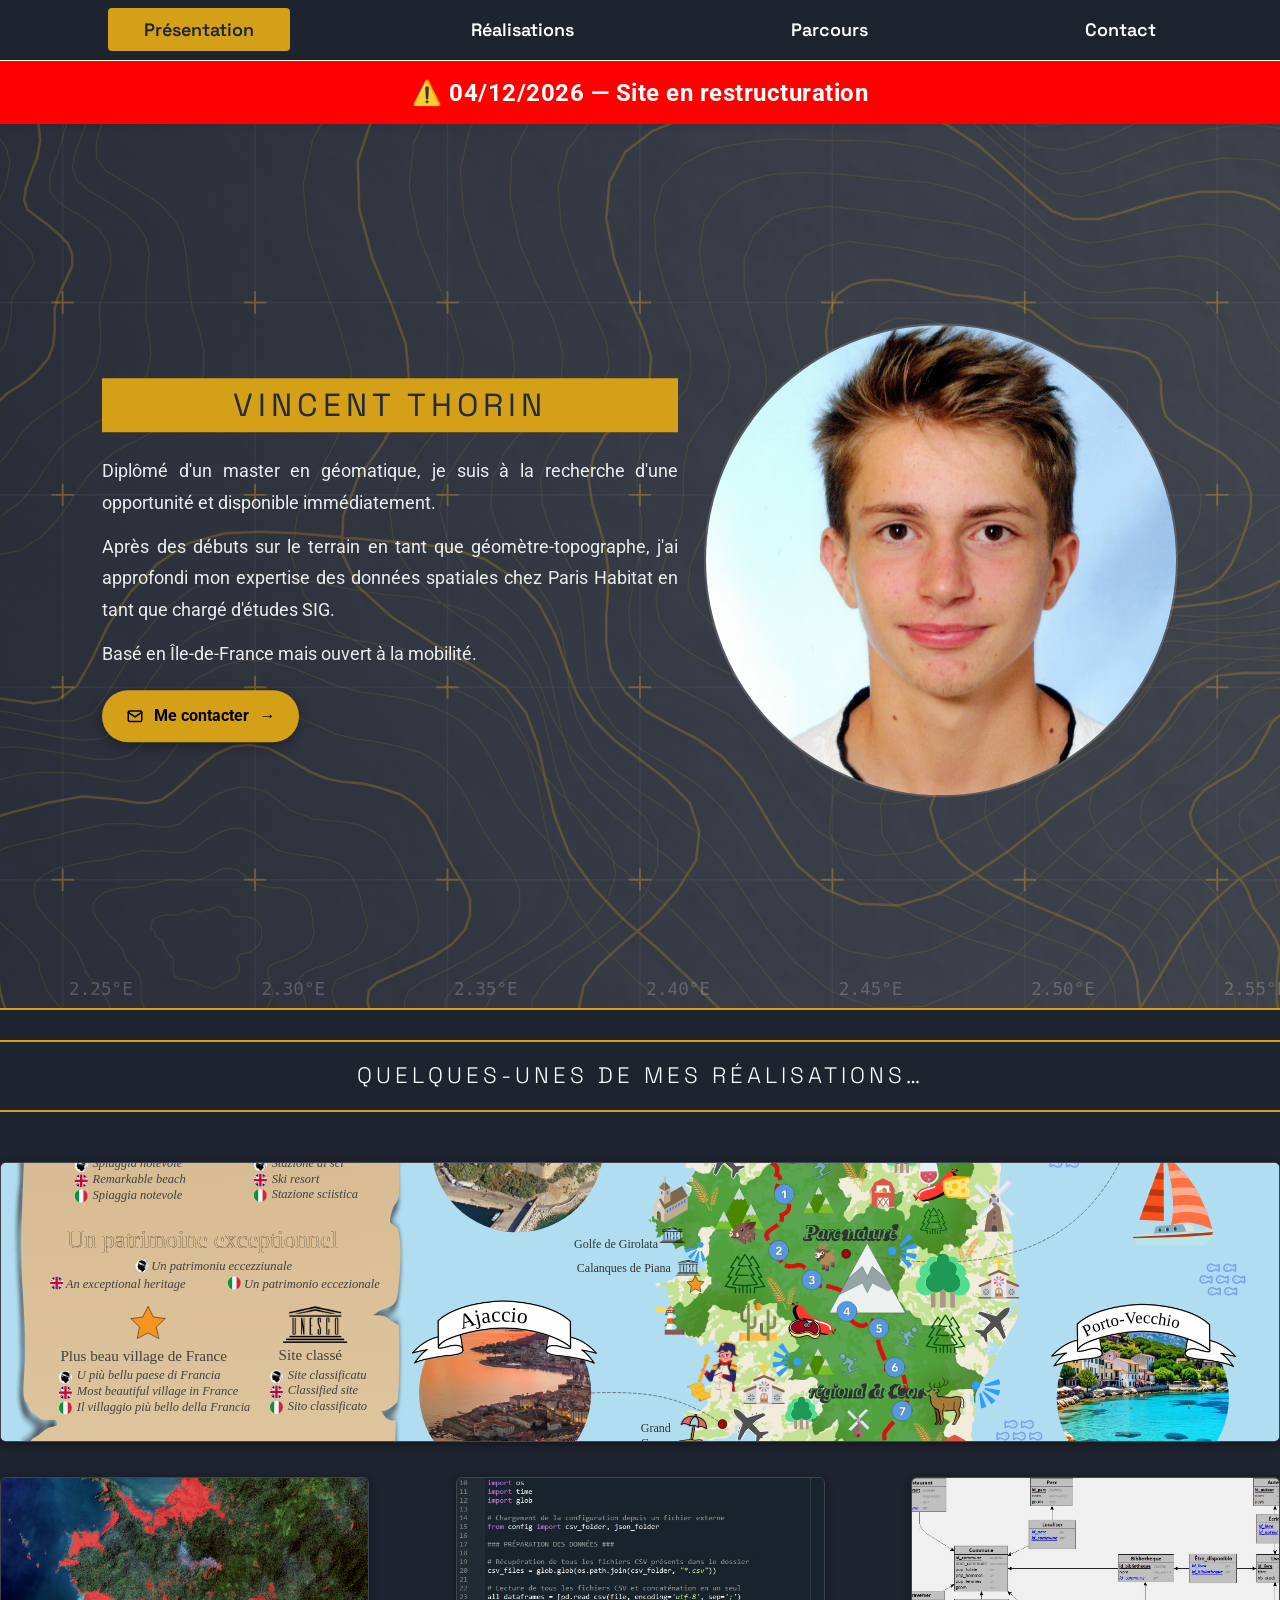
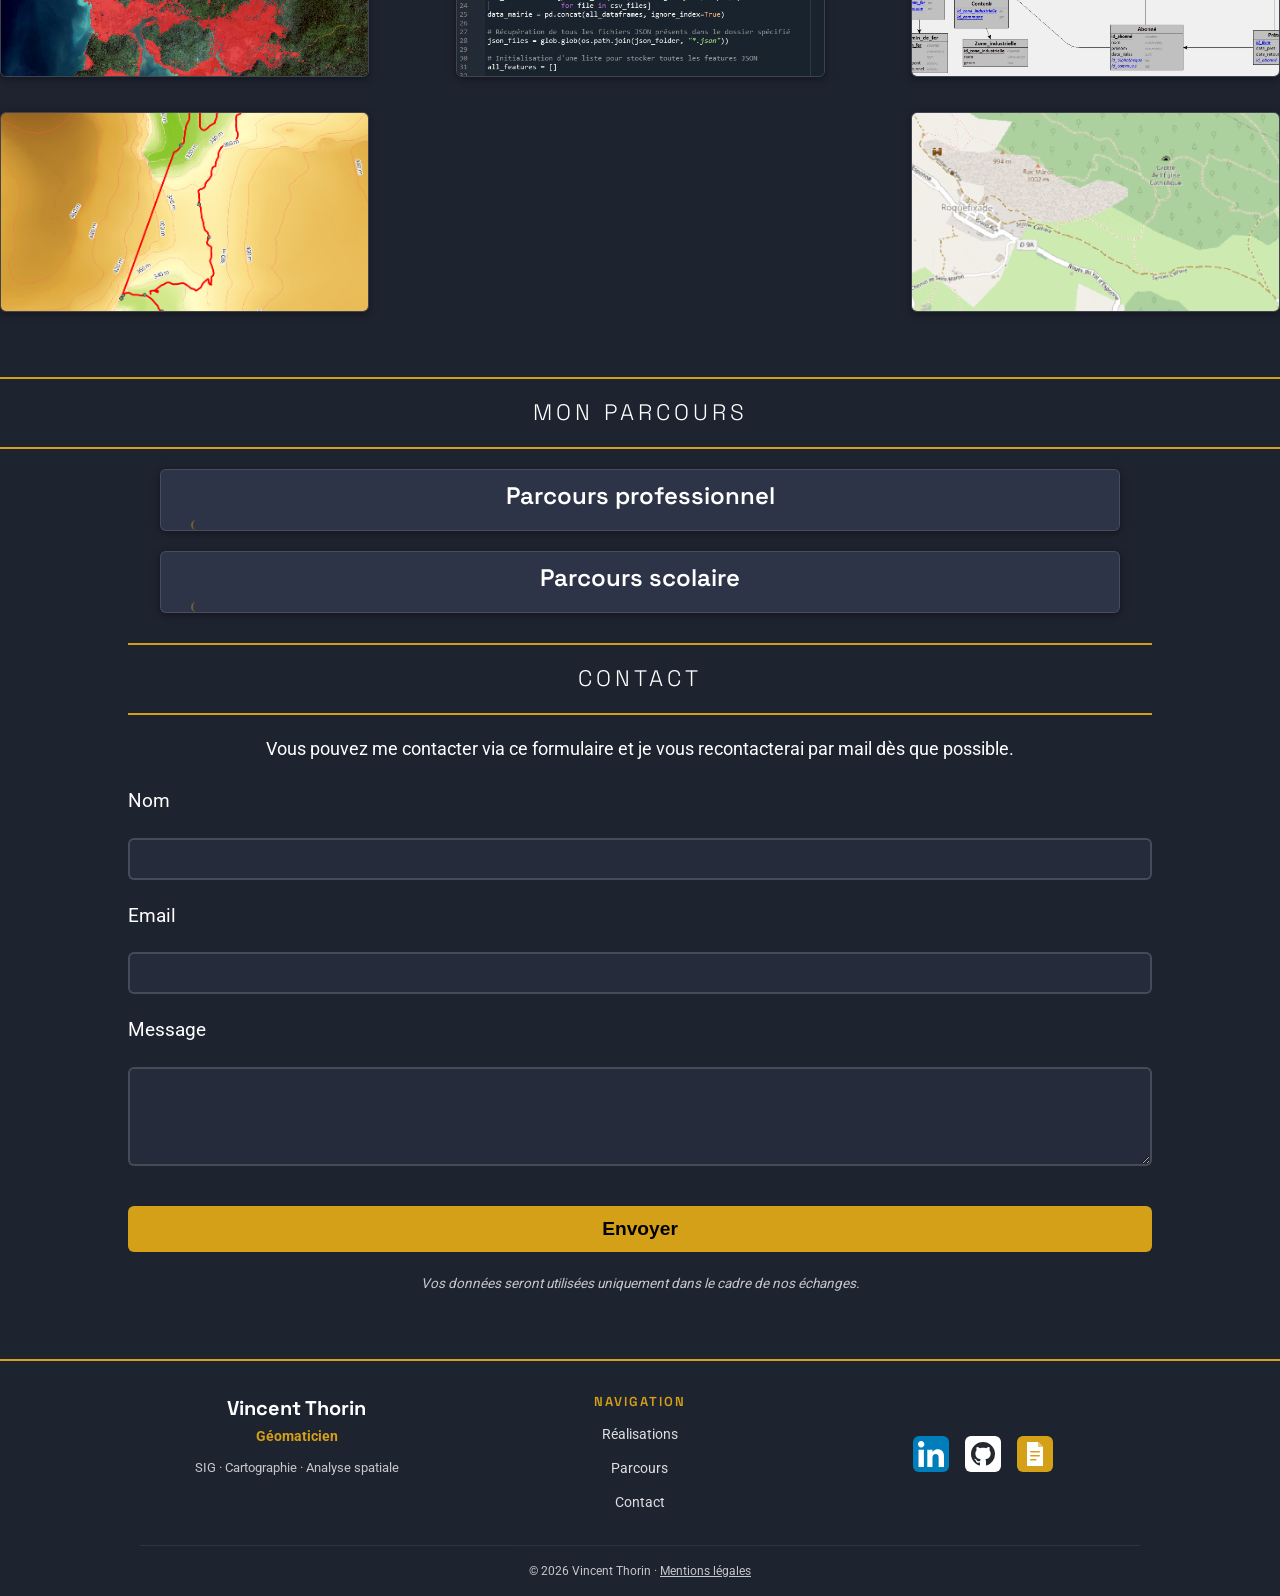
<file: index.html>
<!doctype html>
<html lang="fr">
  <head>
    <meta charset="UTF-8" />
    <meta name="viewport" content="width=device-width, initial-scale=1.0" />
    <meta name="theme-color" content="#1e2330" />
    <title>Vincent Thorin · Géomatique, cartographie & SIG</title>
    <meta
      name="description"
      content="Géomaticien basé en Île-de-France, ouvert à la mobilité. Portfolio&nbsp;: parcours, réalisations et contact."
    />
    <meta property="og:type" content="website" />
    <meta property="og:locale" content="fr_FR" />
    <meta property="og:url" content="https://vt-94.github.io/portfolio/" />
    <meta
      property="og:title"
      content="Vincent Thorin · Géomatique, cartographie, SIG"
    />
    <meta
      property="og:description"
      content="Géomaticien basé en Île-de-France, ouvert à la mobilité. Portfolio&nbsp;: parcours, réalisations et contact."
    />
    <meta name="twitter:card" content="summary" />
    <link rel="stylesheet" href="styles.css" />
    <link
      rel="apple-touch-icon"
      sizes="180x180"
      href="media/favicon/apple-touch-icon.png"
    />
    <link
      rel="icon"
      type="image/png"
      sizes="32x32"
      href="media/favicon/favicon-32x32.png"
    />
    <link
      rel="icon"
      type="image/png"
      sizes="16x16"
      href="media/favicon/favicon-16x16.png"
    />
    <link rel="shortcut icon" href="media/favicon/favicon.ico" />
  </head>
  <body>
    <!-- Menu de navigation -->
    <nav class="bandeau">
      <button class="burger" type="button" aria-label="Menu">☰</button>
      <ul>
        <li><a href="#presentation">Présentation</a></li>
        <li><a href="#realisations">Réalisations</a></li>
        <li><a href="#parcours">Parcours</a></li>
        <li><a href="#contact">Contact</a></li>
      </ul>
    </nav>
    <div class="bandeau-info">
      ⚠️ <span id="date"></span> — Site en restructuration
    </div>
    <main>
      <!-- Présentation -->
      <section id="presentation">
        <div class="intro">
          <p class="bienvenue">Vincent Thorin</p>
          <p class="VT">
            Diplômé d'un master en géomatique, je suis à la recherche d'une
            opportunité et disponible immédiatement.
          </p>
          <p class="VT">
            Après des débuts sur le terrain en tant que géomètre-topographe,
            j'ai approfondi mon expertise des données spatiales chez Paris
            Habitat en tant que chargé d'études SIG.
          </p>
          <p class="VT">Basé en Île-de-France mais ouvert à la mobilité.</p>
          <a href="#contact" class="bouton-contact">
            <svg
              width="18"
              height="18"
              viewBox="0 0 24 24"
              fill="none"
              stroke="currentColor"
              stroke-width="2"
              stroke-linecap="round"
              stroke-linejoin="round"
              aria-hidden="true"
            >
              <rect x="3" y="5" width="18" height="14" rx="2"></rect>
              <path d="m3 7 9 6 9-6"></path>
            </svg>
            Me contacter
          </a>
        </div>
        <div class="fond-accueil"></div>
        <img
          src="media/profil/photo_id.jpg"
          alt="Photo de Vincent Thorin"
          class="photo-id"
        />
      </section>

      <!-- Réalisations -->
      <section id="realisations">
        <h2>Quelques-unes de mes réalisations…</h2>
        <div class="realisations-container">
          <!-- Premier item -->
          <div class="realisations-item">
            <a
              title="Cliquez pour ouvrir la page de la carte Corse"
              href="realisations/carte_corse.html"
            >
              <img
                src="media/realisations/carte_corse.svg"
                alt="Carte touristique de la Corse"
                class="realisations-img"
                loading="lazy"
              />
            </a>
            <div class="legende">Réalisation de cartes thématiques</div>
          </div>

          <!-- Deuxième item -->
          <div class="realisations-item">
            <a
              title="Cliquez pour ouvrir la page de la cartographie d'inondation"
              href="realisations/carte_inondation.html"
            >
              <img
                src="media/realisations/carte_inondation.png"
                alt="Cartographie de zones inondées"
                class="realisations-img"
                loading="lazy"
              />
            </a>
            <div class="legende">Analyse spatiale par télédétection</div>
          </div>

          <!-- Troisième item -->
          <div class="realisations-item">
            <a
              title="Cliquez pour ouvrir la page Python et Webmapping"
              href="realisations/python.html"
            >
              <img
                src="media/realisations/python.jpg"
                alt="Code Python"
                class="realisations-img"
                loading="lazy"
              />
            </a>
            <div class="legende">
              Traitements de données avec Python / R <br />
              Webmapping
            </div>
          </div>

          <!-- Quatrième item -->
          <div class="realisations-item">
            <a
              title="Cliquez pour ouvrir la page Bases de données et SQL"
              href="realisations/looping.html"
            >
              <img
                src="media/realisations/looping.jpg"
                alt="Base de données"
                class="realisations-img"
                loading="lazy"
              />
            </a>
            <div class="legende">
              Gestion de bases de données (MCD, MLD...) <br />
              Requêtes SQL
            </div>
          </div>

          <!-- Cinquième item -->
          <div class="realisations-item">
            <a
              title="Cliquez pour ouvrir la page Cartes techniques"
              href="realisations/mnt.html"
            >
              <img
                src="media/realisations/mnt.png"
                alt="Modèle Numérique de Terrain et courbes de niveaux"
                class="realisations-img"
                loading="lazy"
              />
            </a>
            <div class="legende">Réalisation de cartes techniques</div>
          </div>

          <!-- Sixième item -->
          <div class="realisations-item">
            <a
              title="Cliquez pour ouvrir la page Relevé terrain"
              href="realisations/terrain.html"
            >
              <img
                src="media/realisations/terrain.gif"
                alt="Relevé GPS"
                class="realisations-img"
                loading="lazy"
              />
            </a>
            <div class="legende">
              Relevé et analyse de données sur le terrain
            </div>
          </div>
        </div>
      </section>

      <!-- Parcours -->
      <h2 id="parcours">Mon parcours</h2>

      <section class="boite">
        <div class="parcours-professionnel">
          <button class="section-toggle">Parcours professionnel</button>
          <div class="section-content">
            <!-- Bloc Géomaticien -->
            <div class="experience-block">
              <!-- Texte du bloc -->
              <div>
                <h3 class="titre_parcours">
                  2024 - 2026 : Chargé d'études prospectives - Géomaticien chez
                  <a
                    class="site-entreprise"
                    href="https://www.parishabitat.fr"
                    target="_blank"
                    rel="noopener noreferrer"
                    >Paris Habitat</a
                  >
                </h3>
                <iframe
                  class="map-embed"
                  src="https://www.google.com/maps/embed?pb=!1m18!1m12!1m3!1d2448.1947846205826!2d2.3458806118040822!3d48.83920277120992!2m3!1f0!2f0!3f0!3m2!1i1024!2i768!4f13.1!3m3!1m2!1s0x47e671ef560fe255%3A0x930f08dae757743c!2sParis%20Habitat!5e1!3m2!1sfr!2sfr!4v1782763777599!5m2!1sfr!2sfr"
                  allowfullscreen=""
                  loading="lazy"
                  referrerpolicy="strict-origin-when-cross-origin"
                ></iframe>
                <ul>
                  <li class="missions">
                    Gestion, consolidation et fiabilisation des référentiels
                    géographiques au sein de l’Observatoire
                  </li>
                  <li class="missions">
                    Conception et développement d’outils d’aide à la décision :
                    optimisation spatiale, études de marché, statistiques
                    dynamiques…
                  </li>
                  <li class="missions">
                    Réalisation d’analyses spatiales multicritères ; synthèse et
                    valorisation des résultats
                  </li>
                  <li class="missions">
                    Automatisation et production périodique d’atlas et
                    d’indicateurs stratégiques
                  </li>
                </ul>
              </div>
            </div>

            <!-- Bloc Géomètre -->
            <div class="experience-block">
              <!-- Texte du bloc -->
              <div>
                <h3 class="titre_parcours">
                  2022 - 2024 : Technicien géomètre chez
                  <a
                    class="site-entreprise"
                    href="https://www.ttge.fr"
                    target="_blank"
                    rel="noopener noreferrer"
                    >TT Géomètres Experts</a
                  >
                </h3>
                <iframe
                  class="map-embed"
                  src="https://www.google.com/maps/embed?pb=!1m18!1m12!1m3!1d2451.303954391282!2d2.403763083488969!3d48.77555901468601!2m3!1f0!2f0!3f0!3m2!1i1024!2i768!4f13.1!3m3!1m2!1s0x47e6738d6028f2d3%3A0xce1e0f54a6babf6!2sTT%20G%C3%A9om%C3%A8tres%20Experts%20Vitry-sur-Seine!5e1!3m2!1sfr!2sfr!4v1782763703630!5m2!1sfr!2sfr"
                  allowfullscreen=""
                  loading="lazy"
                  referrerpolicy="strict-origin-when-cross-origin"
                ></iframe>
                <ul>
                  <li class="missions">
                    Collecte, traitement et contrôle de données issues de
                    relevés terrain
                  </li>
                  <li class="missions">
                    Production et mise à jour de plans topographiques et
                    fonciers sur AutoCAD
                  </li>
                  <li class="missions">
                    Exploitation de données techniques pour la représentation
                    cartographique et l’analyse foncière
                  </li>
                  <li class="missions">
                    Interventions sur des projets de voirie et réseaux divers
                    (VRD), particuliers et marchés publics
                  </li>
                </ul>
              </div>
            </div>
          </div>
        </div>
      </section>

      <!-- PARCOURS SCOLAIRE -->
      <section class="boite">
        <div class="parcours-scolaire">
          <button class="section-toggle">Parcours scolaire</button>
          <div class="section-content">
            <!-- Bloc Master SIGMA -->
            <div class="experience-block">
              <!-- Texte du bloc -->
              <div>
                <h3 class="titre_parcours">
                  2024-2026 : Master Sciences Géomatiques en Environnement et
                  Aménagement (SIGMA)
                </h3>
                <iframe
                  class="map-embed"
                  src="https://www.google.com/maps/d/u/0/embed?mid=1lb2ILrDCILD86fxaZDEZB23GRKVh0Xs&ehbc=2E312F&noprof=1"
                  allowfullscreen=""
                  loading="lazy"
                  referrerpolicy="strict-origin-when-cross-origin"
                ></iframe>
                <p class="missions-scol">
                  En alternance chez Paris Habitat<br />Diplôme coaccrédité
                  <abbr class="sigle" title="Université Toulouse Jean-Jaurès"
                    >UT2J</abbr
                  >
                  /
                  <abbr
                    class="sigle"
                    title="École Nationale Supérieure Agronomique de Toulouse"
                    >ENSAT</abbr
                  >, Toulouse (31)
                </p>
              </div>
            </div>

            <!-- Bloc Licence Pro -->
            <div class="experience-block">
              <!-- Texte du bloc -->
              <div>
                <h3 class="titre_parcours">
                  2023-2024 : Licence professionnelle Topographie, Voirie et
                  Réseaux divers
                </h3>
                <iframe
                  class="map-embed"
                  src="https://www.google.com/maps/embed?pb=!1m18!1m12!1m3!1d2450.3927954526616!2d2.3263845118012565!3d48.7942165712039!2m3!1f0!2f0!3f0!3m2!1i1024!2i768!4f13.1!3m3!1m2!1s0x47e67122b99d1e15%3A0x80603fc7424d8ba4!2sESTP!5e1!3m2!1sfr!2sfr!4v1782843106841!5m2!1sfr!2sfr"
                  allowfullscreen=""
                  loading="lazy"
                  referrerpolicy="strict-origin-when-cross-origin"
                ></iframe>
                <p class="missions-scol">
                  En alternance chez TT Géomètres Experts<br />
                  <abbr
                    class="sigle"
                    title="École Supérieure des Travaux Publics"
                    >ESTP</abbr
                  >, Cachan (94)
                </p>
              </div>
            </div>

            <!-- Bloc BTS -->
            <div class="experience-block">
              <!-- Texte du bloc -->
              <div>
                <h3 class="titre_parcours">
                  2021-2023 : BTS Géomètre-topographe
                </h3>
                <iframe
                  class="map-embed"
                  src="https://www.google.com/maps/embed?pb=!1m18!1m12!1m3!1d594.4758542394082!2d2.4310739564678094!3d48.85175354293035!2m3!1f0!2f0!3f0!3m2!1i1024!2i768!4f13.1!3m3!1m2!1s0x47e6729efe469419%3A0x749fbdfef50b1c62!2sLyc%C3%A9e%20Claude%20Nicolas%20Ledoux%20-%20EBTP!5e1!3m2!1sfr!2sfr!4v1782765043437!5m2!1sfr!2sfr"
                  allowfullscreen=""
                  loading="lazy"
                  referrerpolicy="strict-origin-when-cross-origin"
                ></iframe>
                <p class="missions-scol">
                  Stage de fin d'année chez TT Géomètres Experts<br />
                  Lycée Claude-Nicolas Ledoux, Vincennes (94)
                </p>
              </div>
            </div>
          </div>
        </div>
      </section>

      <!-- Contact -->
      <section id="contact">
        <h2>Contact</h2>
        <div>
          <p>
            Vous pouvez me contacter via ce formulaire et je vous recontacterai
            par mail dès que possible.
          </p>
          <form id="contactForm">
            <input
              type="hidden"
              name="access_key"
              value="b320cb96-92a7-4c5d-a8b8-6d3a6ff15521"
            />
            <input
              type="hidden"
              name="subject"
              value="Nouveau message depuis le portfolio"
            />

            <label for="name">Nom</label>
            <input type="text" id="name" name="name" required />

            <label for="email">Email</label>
            <input type="email" id="email" name="email" required />

            <label for="message">Message</label>
            <textarea id="message" name="message" rows="5" required></textarea>

            <div class="h-captcha" data-captcha="true"></div>

            <button
              type="submit"
              id="submitBtn"
              aria-describedby="mention-donnees"
            >
              Envoyer
            </button>

            <p class="mention-donnees" id="mention-donnees">
              Vos données seront utilisées uniquement dans le cadre de nos
              échanges.
            </p>
          </form>
        </div>
      </section>

      <dialog id="formModal">
        <p id="formModalMessage"></p>
        <a
          id="formModalLinkedin"
          href="https://www.linkedin.com/in/vincent-thorin/"
          target="_blank"
          rel="noopener noreferrer"
          aria-label="Me contacter sur LinkedIn"
        >
          <img src="media/logos/linkedin.svg" alt="LinkedIn" />
        </a>
        <button type="button" id="formModalClose">OK</button>
      </dialog>
    </main>

    <!-- Footer -->
    <site-footer></site-footer>
    <script src="js/site-footer.js"></script>
    <script src="js/app.js"></script>
    <script src="https://web3forms.com/client/script.js" async defer></script>
  </body>
</html>
</file>
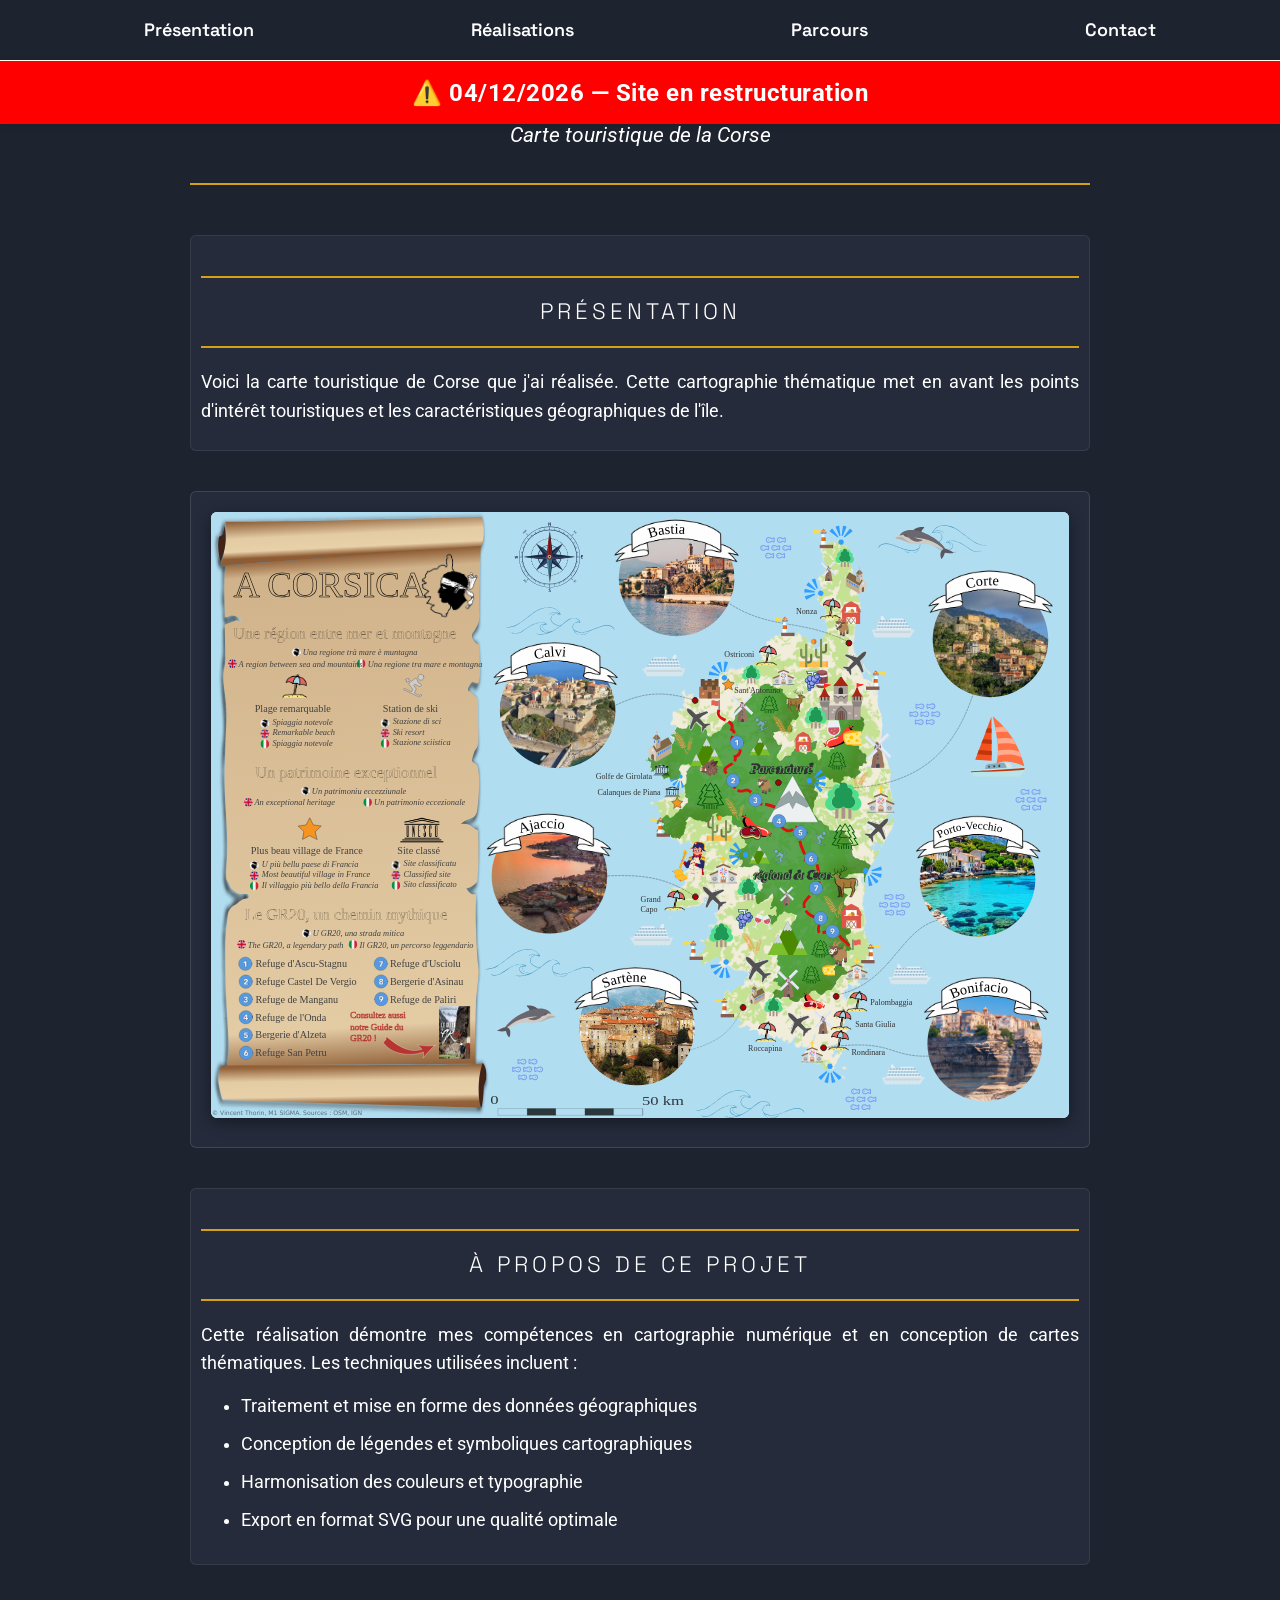
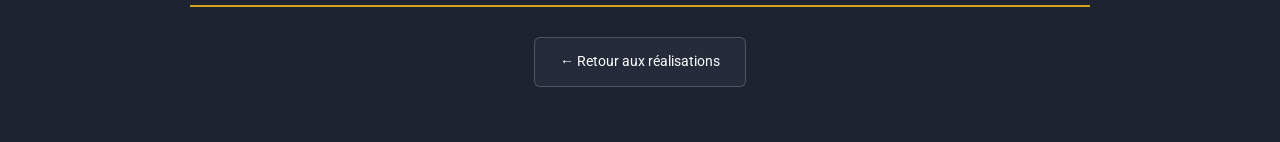
<file: carte_corse.html>
<!doctype html>
<html lang="fr">
  <head>
    <meta charset="UTF-8" />
    <meta name="viewport" content="width=device-width, initial-scale=1.0" />
    <title>Carte Corse - Vincent Thorin</title>
    <link rel="stylesheet" href="styles.css" />
    <link
      href="https://fonts.googleapis.com/css2?family=Roboto&display=swap"
      rel="stylesheet"
    />
  </head>
  <body>
    <site-nav></site-nav>

    <main class="page-detail">
      <detail-page
        title="Réalisation de cartes thématiques"
        subtitle="Carte touristique de la Corse"
        image-src="media/svg/carte_corse.svg"
        image-alt="Carte touristique de la Corse"
      >
        <div slot="description">
          <p>
            Voici la carte touristique de Corse que j'ai réalisée. Cette
            cartographie thématique met en avant les points d'intérêt
            touristiques et les caractéristiques géographiques de l'île.
          </p>
        </div>
        <div slot="content">
          <p>
            Cette réalisation démontre mes compétences en cartographie numérique
            et en conception de cartes thématiques. Les techniques utilisées
            incluent :
          </p>
          <ul>
            <li>Traitement et mise en forme des données géographiques</li>
            <li>Conception de légendes et symboliques cartographiques</li>
            <li>Harmonisation des couleurs et typographie</li>
            <li>Export en format SVG pour une qualité optimale</li>
          </ul>
        </div>
      </detail-page>
    </main>

    <script src="detail-page.js"></script>
    <script src="site-nav.js"></script>
  </body>
</html>
</file>
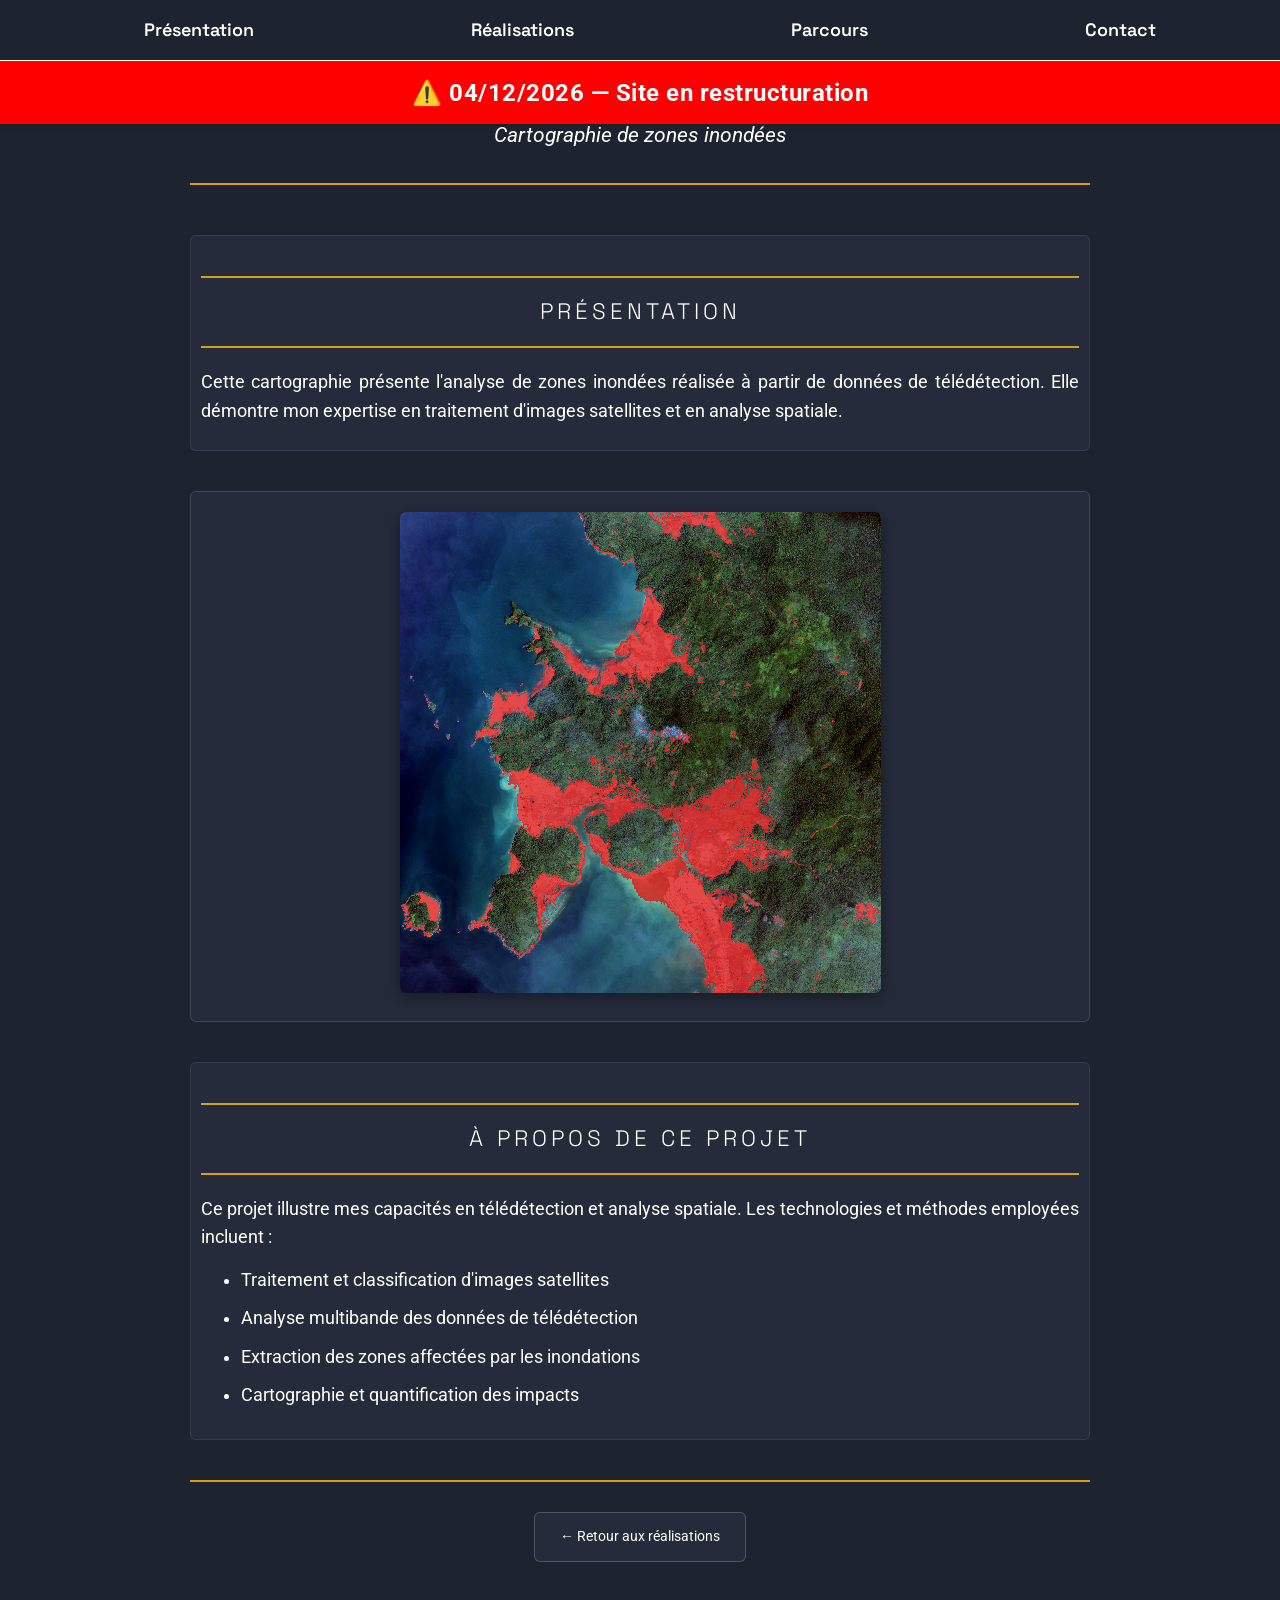
<file: carte_inondation.html>
<!doctype html>
<html lang="fr">
  <head>
    <meta charset="UTF-8" />
    <meta name="viewport" content="width=device-width, initial-scale=1.0" />
    <title>Analyse de zones inondées - Vincent Thorin</title>
    <link rel="stylesheet" href="styles.css" />
    <link
      href="https://fonts.googleapis.com/css2?family=Roboto&display=swap"
      rel="stylesheet"
    />
  </head>
  <body>
    <site-nav></site-nav>

    <main class="page-detail">
      <detail-page
        title="Analyse spatiale par télédétection"
        subtitle="Cartographie de zones inondées"
        image-src="media/png/carte_inondation.png"
        image-alt="Cartographie de zones inondées"
      >
        <div slot="description">
          <p>
            Cette cartographie présente l'analyse de zones inondées réalisée à partir de données de télédétection. Elle démontre mon expertise en traitement d'images satellites et en analyse spatiale.
          </p>
        </div>
        <div slot="content">
          <p>
            Ce projet illustre mes capacités en télédétection et analyse spatiale. Les technologies et méthodes employées incluent :
          </p>
          <ul>
            <li>Traitement et classification d'images satellites</li>
            <li>Analyse multibande des données de télédétection</li>
            <li>Extraction des zones affectées par les inondations</li>
            <li>Cartographie et quantification des impacts</li>
          </ul>
        </div>
      </detail-page>
    </main>

    <script src="detail-page.js"></script>
    <script src="site-nav.js"></script>
  </body>
</html>
</file>
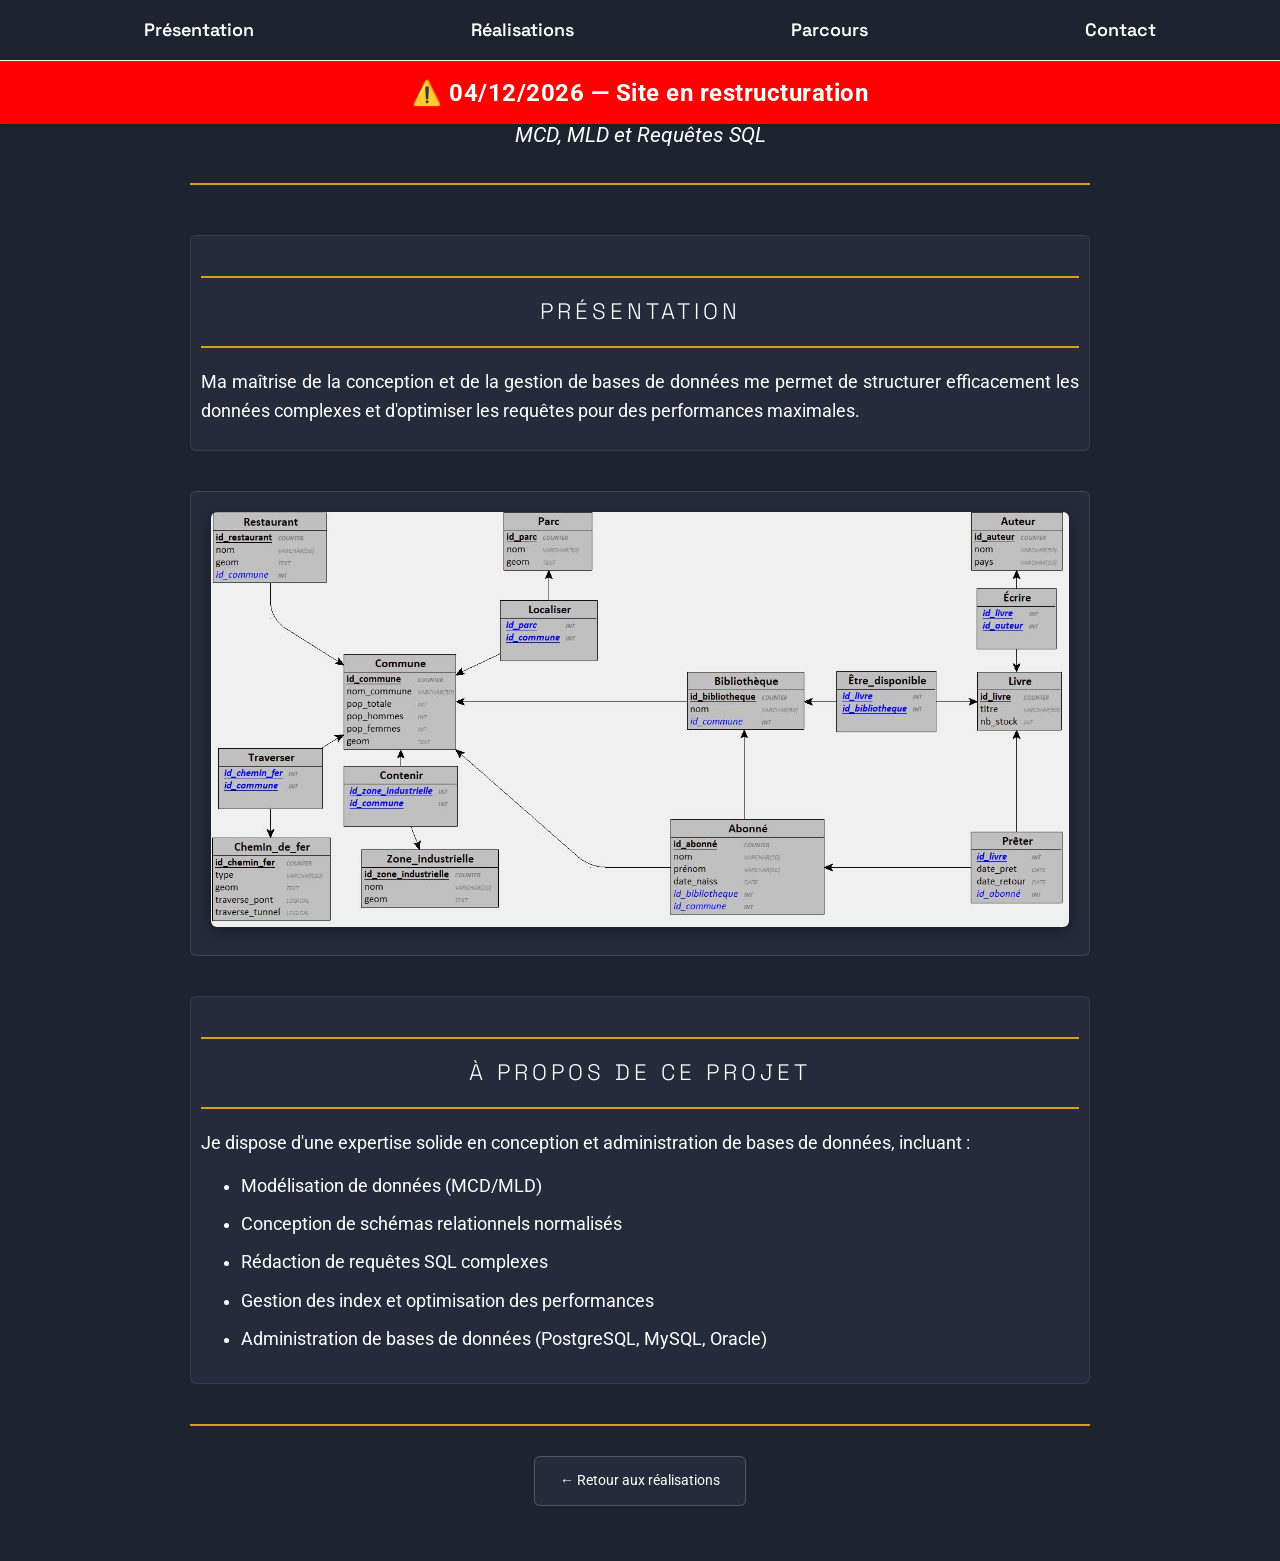
<file: looping.html>
<!doctype html>
<html lang="fr">
  <head>
    <meta charset="UTF-8" />
    <meta name="viewport" content="width=device-width, initial-scale=1.0" />
    <title>Bases de données et SQL - Vincent Thorin</title>
    <link rel="stylesheet" href="styles.css" />
    <link
      href="https://fonts.googleapis.com/css2?family=Roboto&display=swap"
      rel="stylesheet"
    />
  </head>
  <body>
    <site-nav></site-nav>

    <main class="page-detail">
      <detail-page
        title="Gestion de bases de données"
        subtitle="MCD, MLD et Requêtes SQL"
        image-src="media/jpg/looping.jpg"
        image-alt="Base de données"
      >
        <div slot="description">
          <p>
            Ma maîtrise de la conception et de la gestion de bases de données me permet de structurer efficacement les données complexes et d'optimiser les requêtes pour des performances maximales.
          </p>
        </div>
        <div slot="content">
          <p>
            Je dispose d'une expertise solide en conception et administration de bases de données, incluant :
          </p>
          <ul>
            <li>Modélisation de données (MCD/MLD)</li>
            <li>Conception de schémas relationnels normalisés</li>
            <li>Rédaction de requêtes SQL complexes</li>
            <li>Gestion des index et optimisation des performances</li>
            <li>Administration de bases de données (PostgreSQL, MySQL, Oracle)</li>
          </ul>
        </div>
      </detail-page>
    </main>

    <script src="detail-page.js"></script>
    <script src="site-nav.js"></script>
  </body>
</html>
</file>
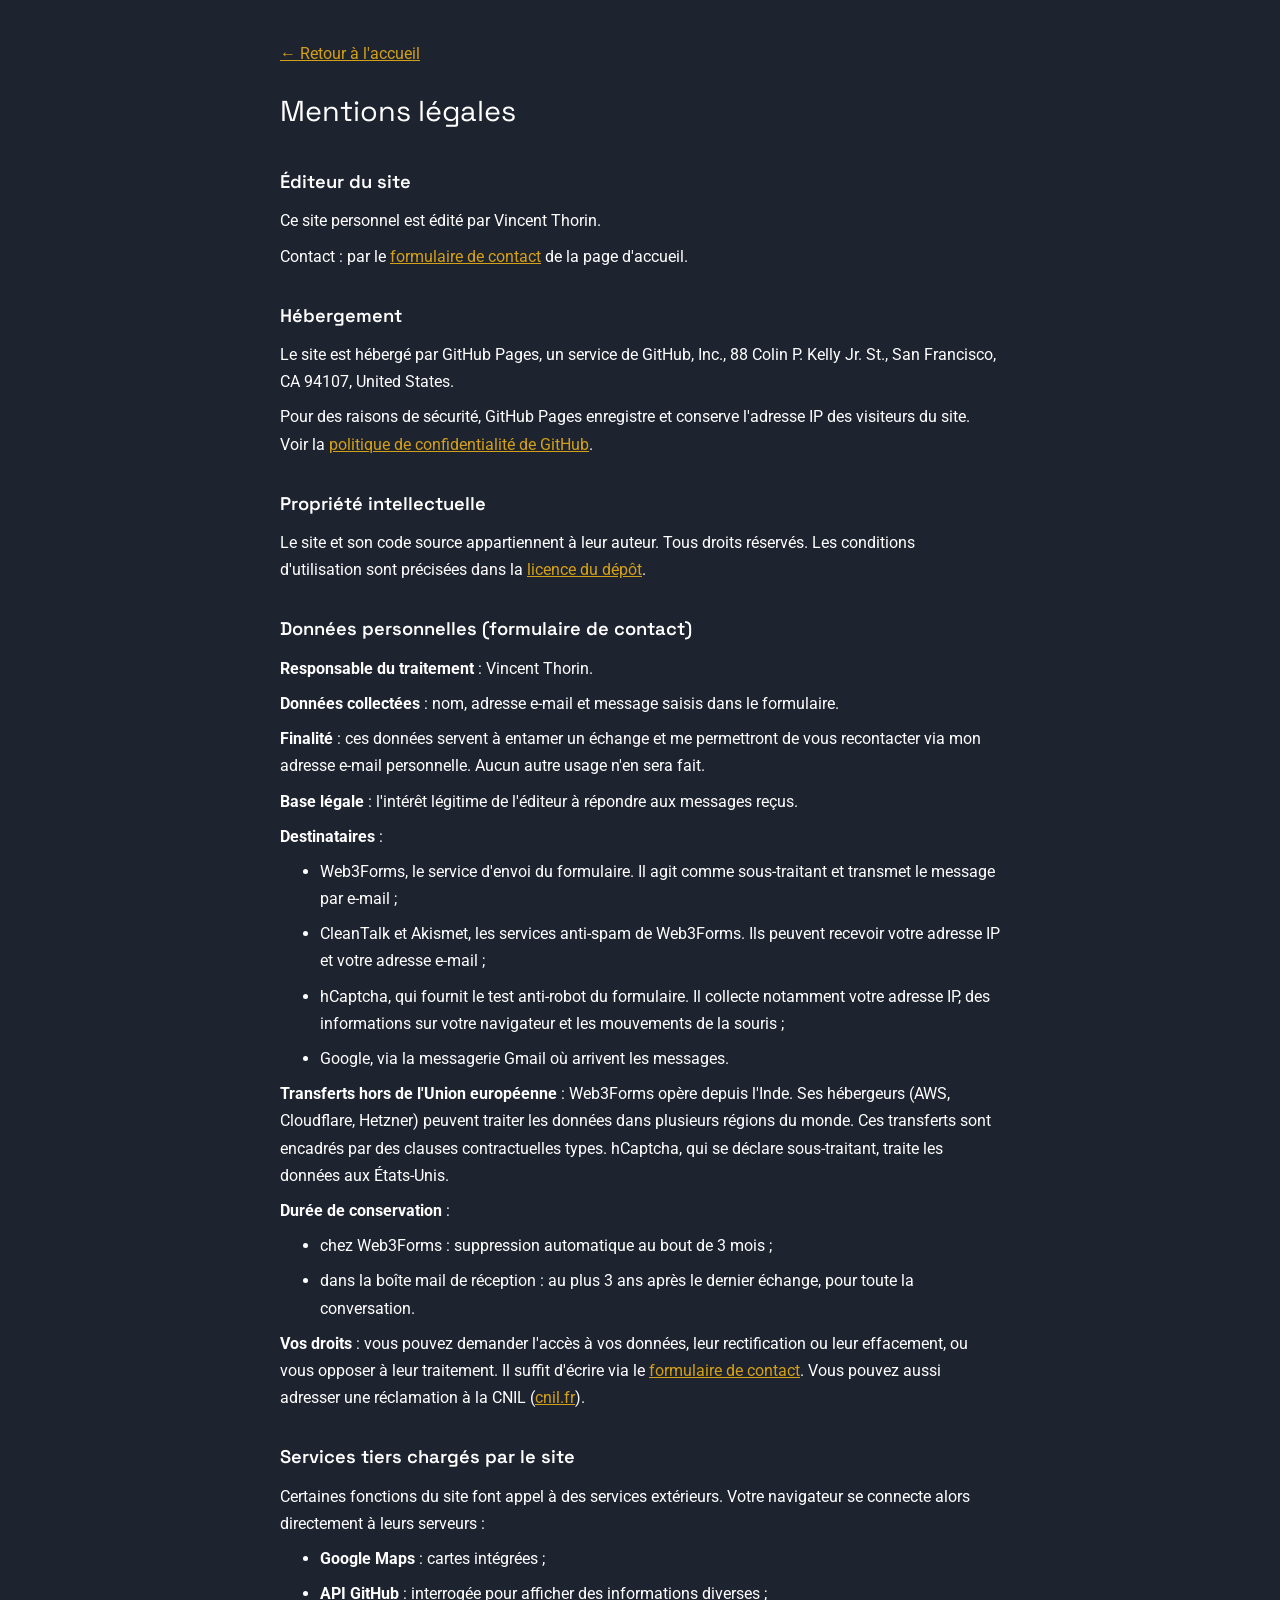
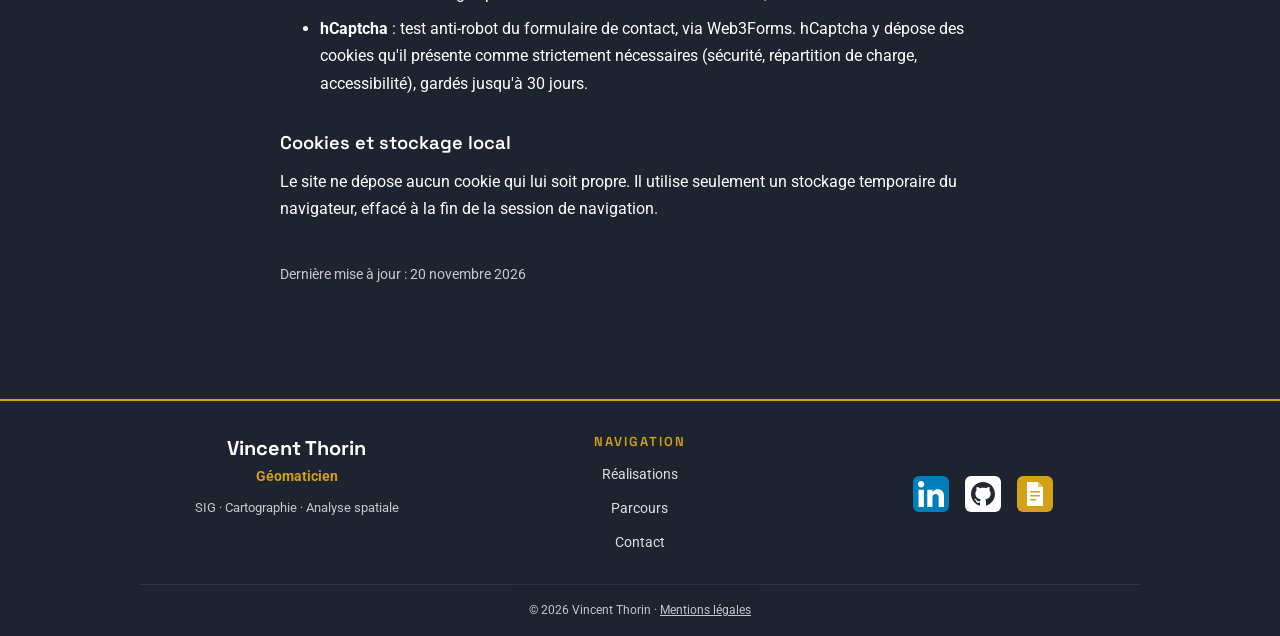
<file: mentions-legales.html>
<!doctype html>
<html lang="fr">
  <head>
    <meta charset="UTF-8" />
    <meta name="viewport" content="width=device-width, initial-scale=1.0" />
    <meta name="theme-color" content="#1e2330" />
    <title>Mentions légales - Vincent Thorin</title>
    <link rel="stylesheet" href="styles.css" />
    <link
      rel="apple-touch-icon"
      sizes="180x180"
      href="media/favicon/apple-touch-icon.png"
    />
    <link
      rel="icon"
      type="image/png"
      sizes="32x32"
      href="media/favicon/favicon-32x32.png"
    />
    <link
      rel="icon"
      type="image/png"
      sizes="16x16"
      href="media/favicon/favicon-16x16.png"
    />
    <link rel="shortcut icon" href="media/favicon/favicon.ico" />
  </head>
  <body>
    <main class="page-legale">
      <a href="index.html">← Retour à l'accueil</a>

      <h1>Mentions légales</h1>

      <h2>Éditeur du site</h2>
      <p>Ce site personnel est édité par Vincent Thorin.</p>
      <p>
        Contact : par le
        <a href="index.html#contact">formulaire de contact</a> de la page
        d'accueil.
      </p>

      <h2>Hébergement</h2>
      <p>
        Le site est hébergé par GitHub Pages, un service de GitHub, Inc., 88
        Colin P. Kelly Jr. St., San Francisco, CA 94107, United States.
      </p>
      <p>
        Pour des raisons de sécurité, GitHub Pages enregistre et conserve
        l'adresse IP des visiteurs du site. Voir la
        <a
          href="https://docs.github.com/en/site-policy/privacy-policies/github-general-privacy-statement"
          target="_blank"
          rel="noopener noreferrer"
          >politique de confidentialité de GitHub</a
        >.
      </p>

      <h2>Propriété intellectuelle</h2>
      <p>
        Le site et son code source appartiennent à leur auteur. Tous droits
        réservés. Les conditions d'utilisation sont précisées dans la
        <a
          href="https://github.com/VT-94/portfolio/blob/main/LICENSE.md"
          target="_blank"
          rel="noopener noreferrer"
          >licence du dépôt</a
        >.
      </p>

      <h2>Données personnelles (formulaire de contact)</h2>
      <p><strong>Responsable du traitement</strong> : Vincent Thorin.</p>
      <p>
        <strong>Données collectées</strong> : nom, adresse e-mail et message
        saisis dans le formulaire.
      </p>
      <p>
        <strong>Finalité</strong> : ces données servent à entamer un échange et
        me permettront de vous recontacter via mon adresse e-mail personnelle.
        Aucun autre usage n'en sera fait.
      </p>
      <p>
        <strong>Base légale</strong> : l'intérêt légitime de l'éditeur à
        répondre aux messages reçus.
      </p>
      <p><strong>Destinataires</strong> :</p>
      <ul>
        <li>
          Web3Forms, le service d'envoi du formulaire. Il agit comme
          sous-traitant et transmet le message par e-mail ;
        </li>
        <li>
          CleanTalk et Akismet, les services anti-spam de Web3Forms. Ils peuvent
          recevoir votre adresse IP et votre adresse e-mail ;
        </li>
        <li>
          hCaptcha, qui fournit le test anti-robot du formulaire. Il collecte
          notamment votre adresse IP, des informations sur votre navigateur et
          les mouvements de la souris ;
        </li>
        <li>Google, via la messagerie Gmail où arrivent les messages.</li>
      </ul>
      <p>
        <strong>Transferts hors de l'Union européenne</strong> : Web3Forms opère
        depuis l'Inde. Ses hébergeurs (AWS, Cloudflare, Hetzner) peuvent traiter
        les données dans plusieurs régions du monde. Ces transferts sont
        encadrés par des clauses contractuelles types. hCaptcha, qui se déclare
        sous-traitant, traite les données aux États-Unis.
      </p>
      <p><strong>Durée de conservation</strong> :</p>
      <ul>
        <li>chez Web3Forms : suppression automatique au bout de 3 mois ;</li>
        <li>
          dans la boîte mail de réception : au plus 3 ans après le dernier
          échange, pour toute la conversation.
        </li>
      </ul>
      <p>
        <strong>Vos droits</strong> : vous pouvez demander l'accès à vos
        données, leur rectification ou leur effacement, ou vous opposer à leur
        traitement. Il suffit d'écrire via le
        <a href="index.html#contact">formulaire de contact</a>. Vous pouvez
        aussi adresser une réclamation à la CNIL (<a
          href="https://www.cnil.fr"
          target="_blank"
          rel="noopener noreferrer"
          >cnil.fr</a
        >).
      </p>

      <h2>Services tiers chargés par le site</h2>
      <p>
        Certaines fonctions du site font appel à des services extérieurs. Votre
        navigateur se connecte alors directement à leurs serveurs :
      </p>
      <ul>
        <li><strong>Google Maps</strong> : cartes intégrées ;</li>
        <li>
          <strong>API GitHub</strong> : interrogée pour afficher des
          informations diverses ;
        </li>
        <li>
          <strong>hCaptcha</strong> : test anti-robot du formulaire de contact,
          via Web3Forms. hCaptcha y dépose des cookies qu'il présente comme
          strictement nécessaires (sécurité, répartition de charge,
          accessibilité), gardés jusqu'à 30 jours.
        </li>
      </ul>

      <h2>Cookies et stockage local</h2>
      <p>
        Le site ne dépose aucun cookie qui lui soit propre. Il utilise seulement
        un stockage temporaire du navigateur, effacé à la fin de la session de
        navigation.
      </p>

      <p class="maj">Dernière mise à jour : 20 novembre 2026</p>
    </main>

    <site-footer></site-footer>
    <script src="js/site-footer.js"></script>
  </body>
</html>
</file>
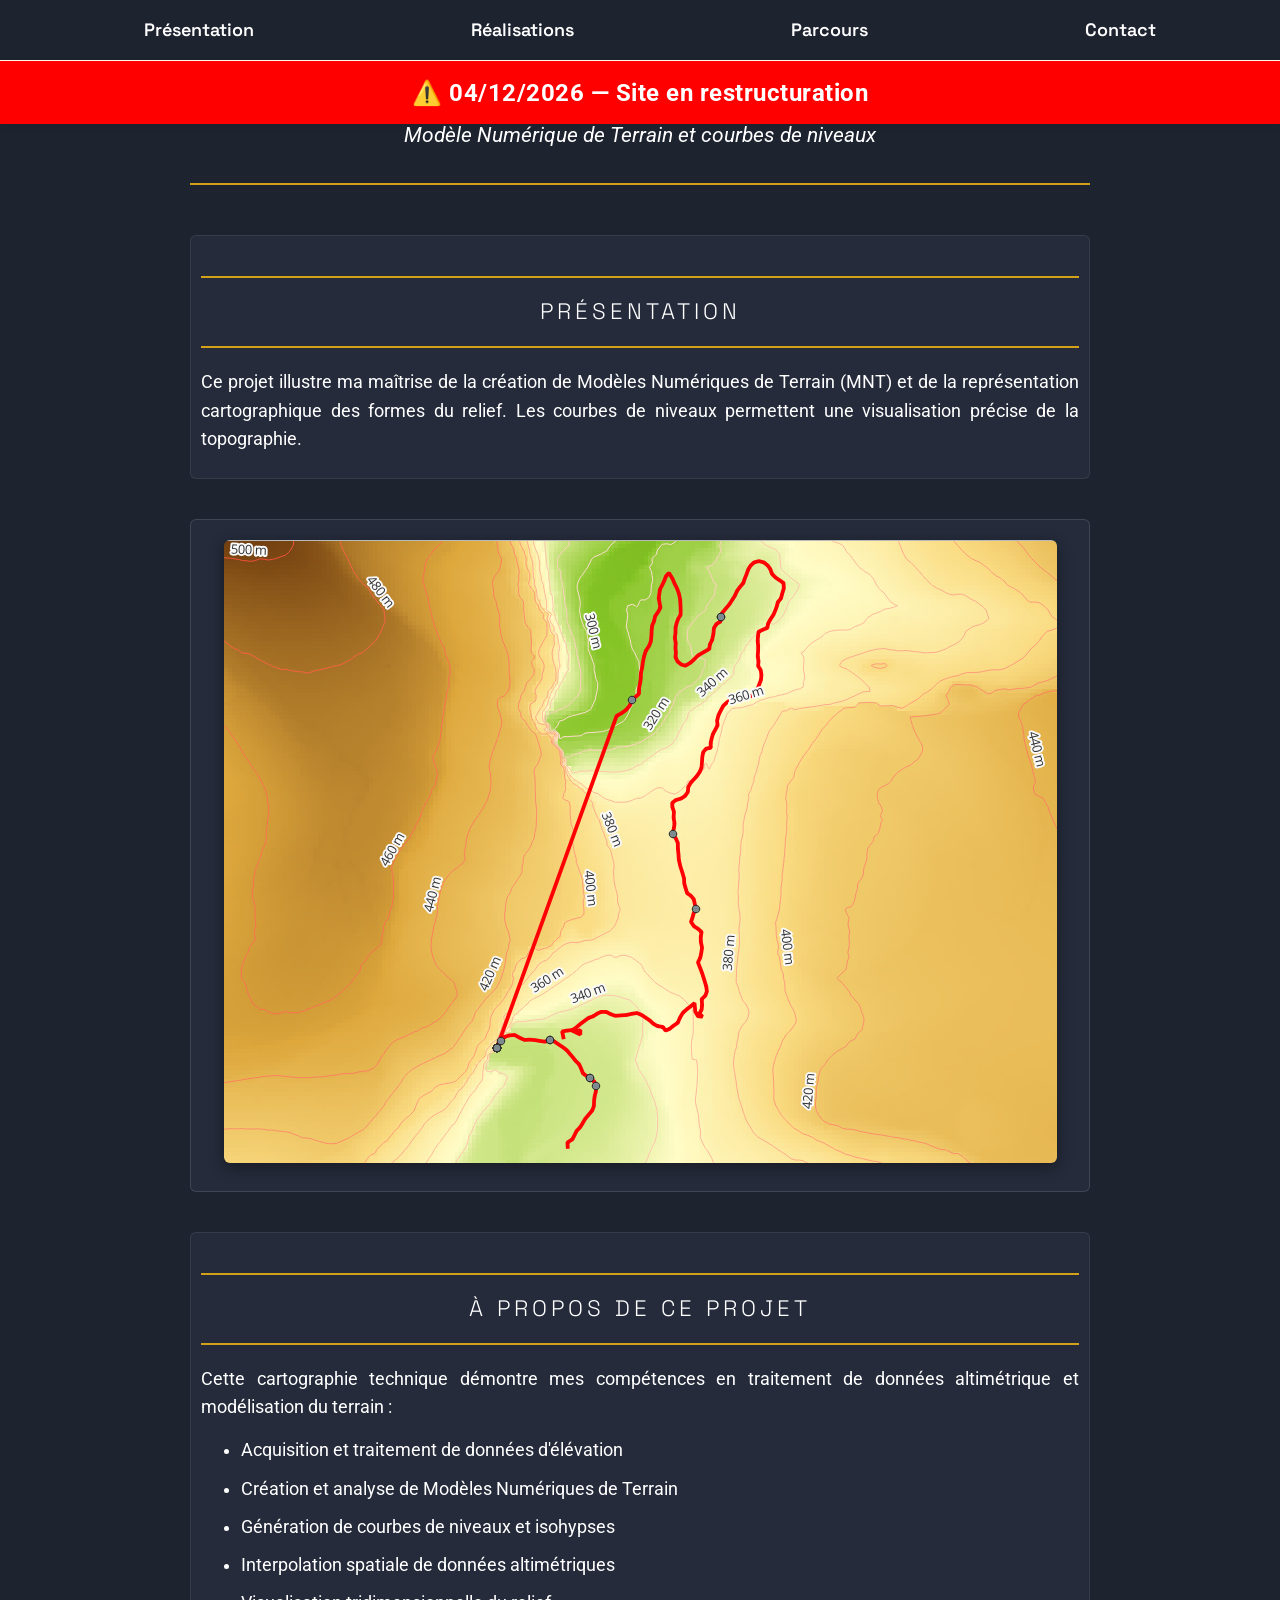
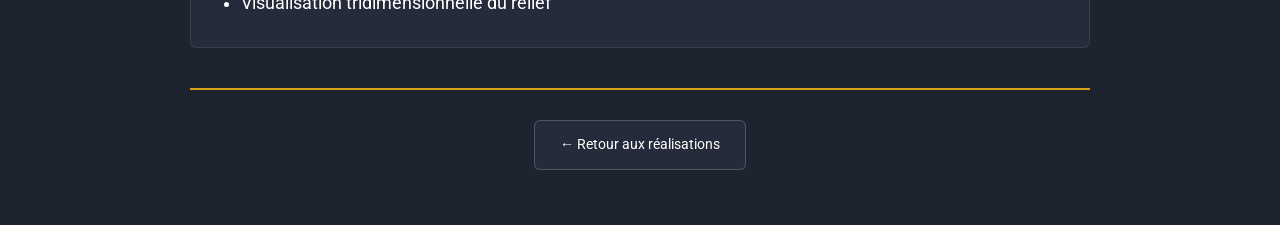
<file: mnt.html>
<!doctype html>
<html lang="fr">
  <head>
    <meta charset="UTF-8" />
    <meta name="viewport" content="width=device-width, initial-scale=1.0" />
    <title>Cartes techniques - Vincent Thorin</title>
    <link rel="stylesheet" href="styles.css" />
    <link
      href="https://fonts.googleapis.com/css2?family=Roboto&display=swap"
      rel="stylesheet"
    />
  </head>
  <body>
    <site-nav></site-nav>

    <main class="page-detail">
      <detail-page
        title="Réalisation de cartes techniques"
        subtitle="Modèle Numérique de Terrain et courbes de niveaux"
        image-src="media/png/mnt.png"
        image-alt="Modèle Numérique de Terrain et courbes de niveaux"
      >
        <div slot="description">
          <p>
            Ce projet illustre ma maîtrise de la création de Modèles Numériques de Terrain (MNT) et de la représentation cartographique des formes du relief. Les courbes de niveaux permettent une visualisation précise de la topographie.
          </p>
        </div>
        <div slot="content">
          <p>
            Cette cartographie technique démontre mes compétences en traitement de données altimétrique et modélisation du terrain :
          </p>
          <ul>
            <li>Acquisition et traitement de données d'élévation</li>
            <li>Création et analyse de Modèles Numériques de Terrain</li>
            <li>Génération de courbes de niveaux et isohypses</li>
            <li>Interpolation spatiale de données altimétriques</li>
            <li>Visualisation tridimensionnelle du relief</li>
          </ul>
        </div>
      </detail-page>
    </main>

    <script src="detail-page.js"></script>
    <script src="site-nav.js"></script>
  </body>
</html>
</file>
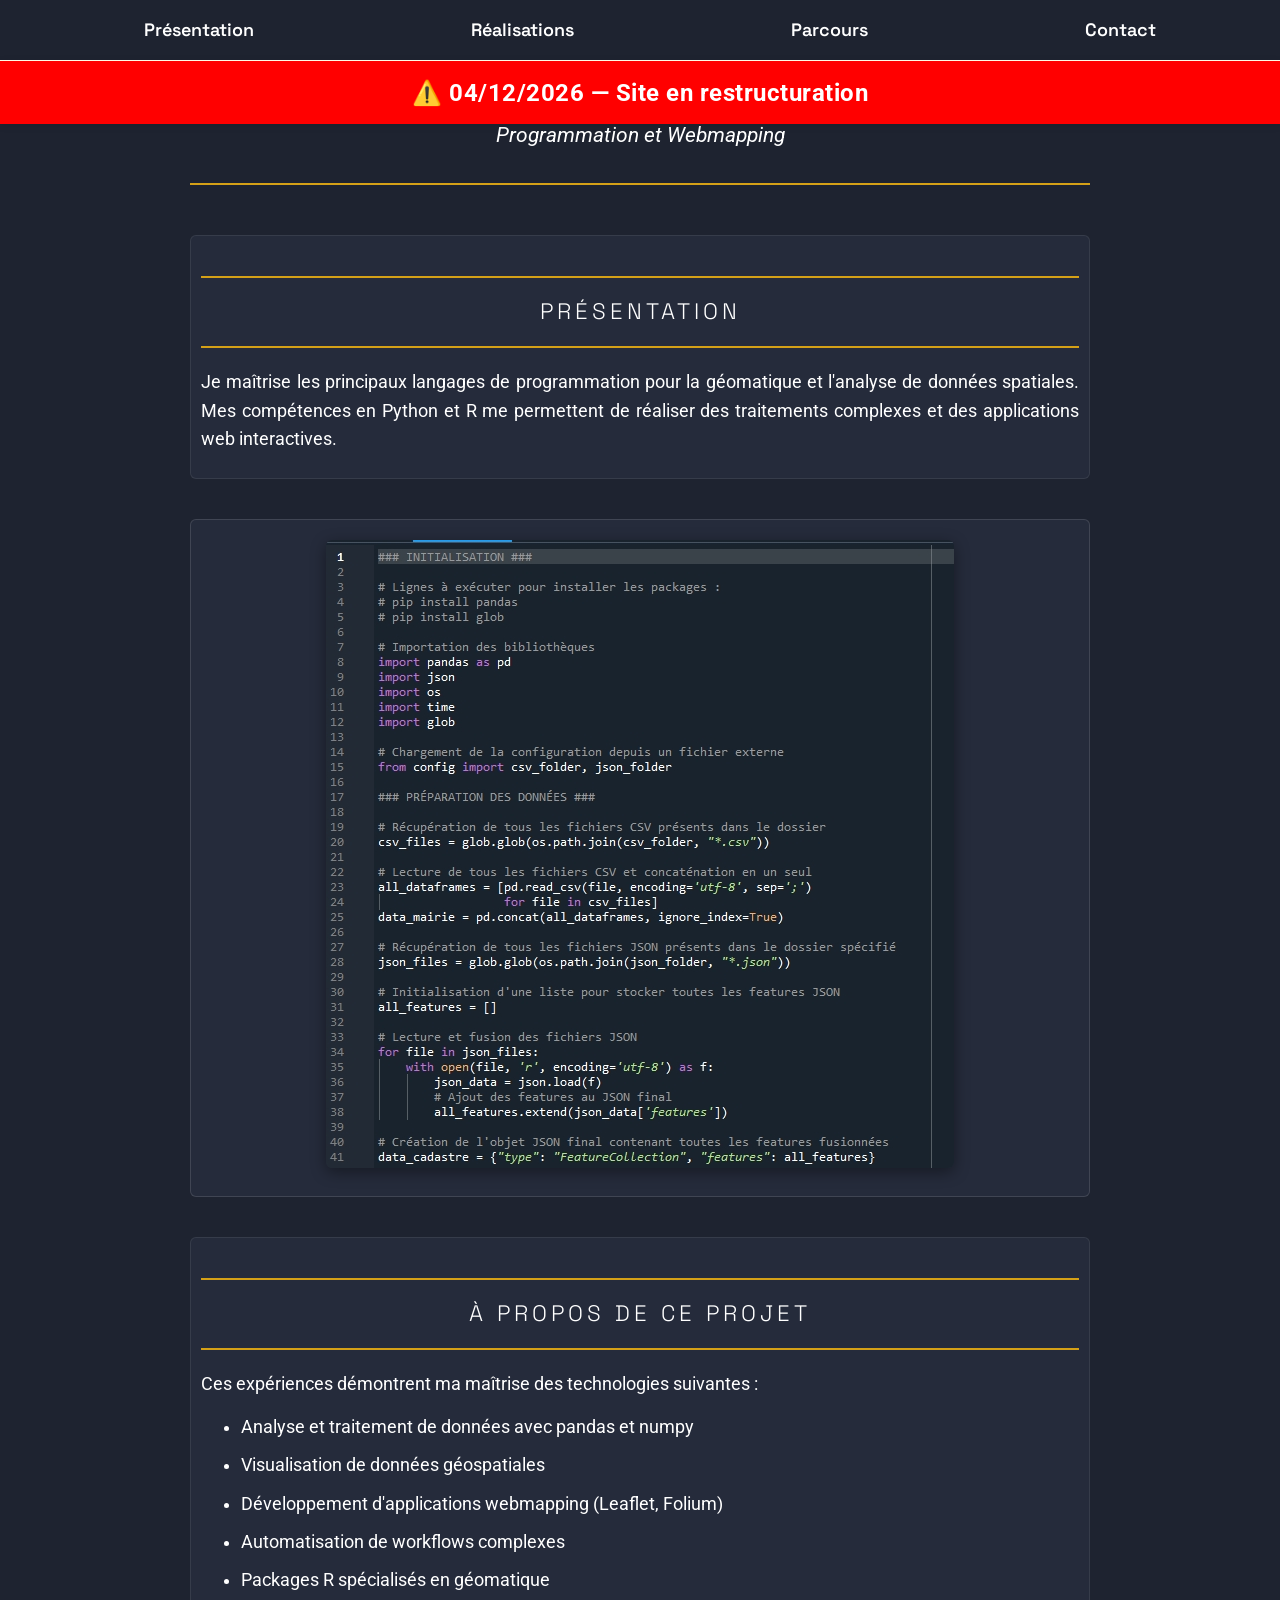
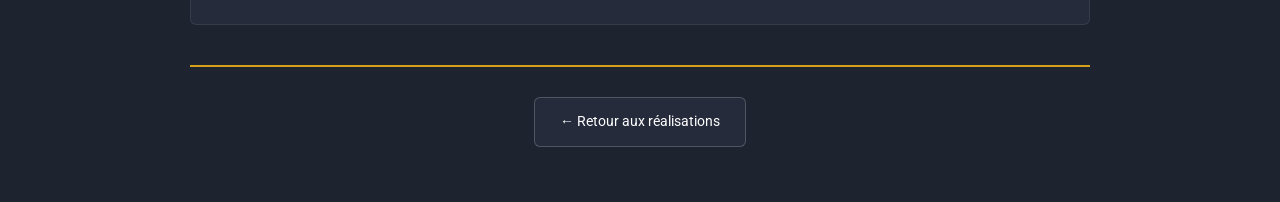
<file: python.html>
<!doctype html>
<html lang="fr">
  <head>
    <meta charset="UTF-8" />
    <meta name="viewport" content="width=device-width, initial-scale=1.0" />
    <title>Programmation et Webmapping - Vincent Thorin</title>
    <link rel="stylesheet" href="styles.css" />
    <link
      href="https://fonts.googleapis.com/css2?family=Roboto&display=swap"
      rel="stylesheet"
    />
  </head>
  <body>
    <site-nav></site-nav>

    <main class="page-detail">
      <detail-page
        title="Traitements de données avec Python / R"
        subtitle="Programmation et Webmapping"
        image-src="media/jpg/python.jpg"
        image-alt="Code Python"
      >
        <div slot="description">
          <p>
            Je maîtrise les principaux langages de programmation pour la géomatique et l'analyse de données spatiales. Mes compétences en Python et R me permettent de réaliser des traitements complexes et des applications web interactives.
          </p>
        </div>
        <div slot="content">
          <p>
            Ces expériences démontrent ma maîtrise des technologies suivantes :
          </p>
          <ul>
            <li>Analyse et traitement de données avec pandas et numpy</li>
            <li>Visualisation de données géospatiales</li>
            <li>Développement d'applications webmapping (Leaflet, Folium)</li>
            <li>Automatisation de workflows complexes</li>
            <li>Packages R spécialisés en géomatique</li>
          </ul>
        </div>
      </detail-page>
    </main>

    <script src="detail-page.js"></script>
    <script src="site-nav.js"></script>
  </body>
</html>
</file>
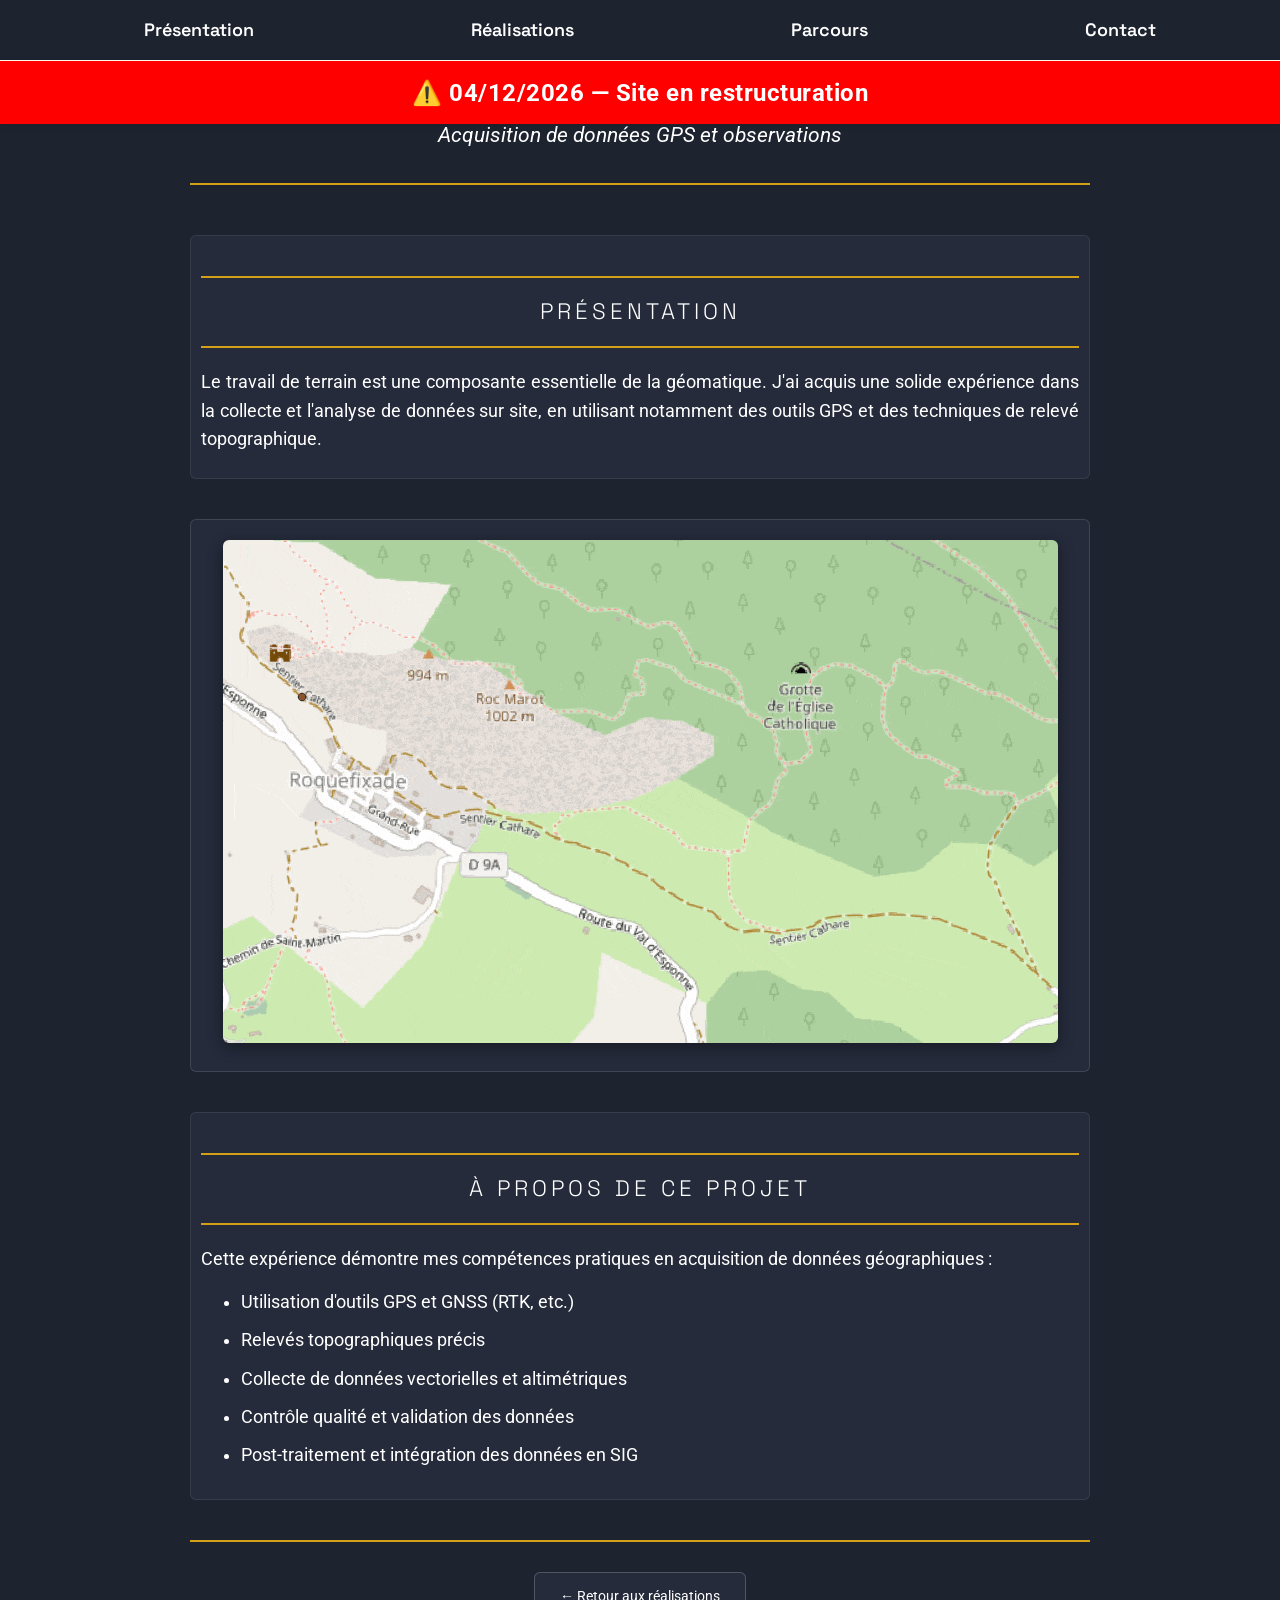
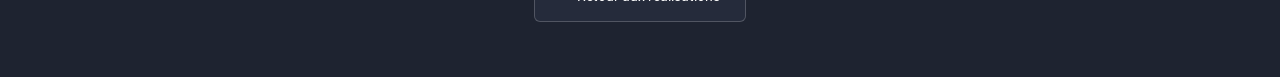
<file: terrain.html>
<!doctype html>
<html lang="fr">
  <head>
    <meta charset="UTF-8" />
    <meta name="viewport" content="width=device-width, initial-scale=1.0" />
    <title>Relevé terrain - Vincent Thorin</title>
    <link rel="stylesheet" href="styles.css" />
    <link
      href="https://fonts.googleapis.com/css2?family=Roboto&display=swap"
      rel="stylesheet"
    />
  </head>
  <body>
    <site-nav></site-nav>

    <main class="page-detail">
      <detail-page
        title="Relevé et analyse de données sur le terrain"
        subtitle="Acquisition de données GPS et observations"
        image-src="media/gif/terrain.gif"
        image-alt="Relevé GPS"
      >
        <div slot="description">
          <p>
            Le travail de terrain est une composante essentielle de la géomatique. J'ai acquis une solide expérience dans la collecte et l'analyse de données sur site, en utilisant notamment des outils GPS et des techniques de relevé topographique.
          </p>
        </div>
        <div slot="content">
          <p>
            Cette expérience démontre mes compétences pratiques en acquisition de données géographiques :
          </p>
          <ul>
            <li>Utilisation d'outils GPS et GNSS (RTK, etc.)</li>
            <li>Relevés topographiques précis</li>
            <li>Collecte de données vectorielles et altimétriques</li>
            <li>Contrôle qualité et validation des données</li>
            <li>Post-traitement et intégration des données en SIG</li>
          </ul>
        </div>
      </detail-page>
    </main>

    <script src="detail-page.js"></script>
    <script src="site-nav.js"></script>
  </body>
</html>
</file>
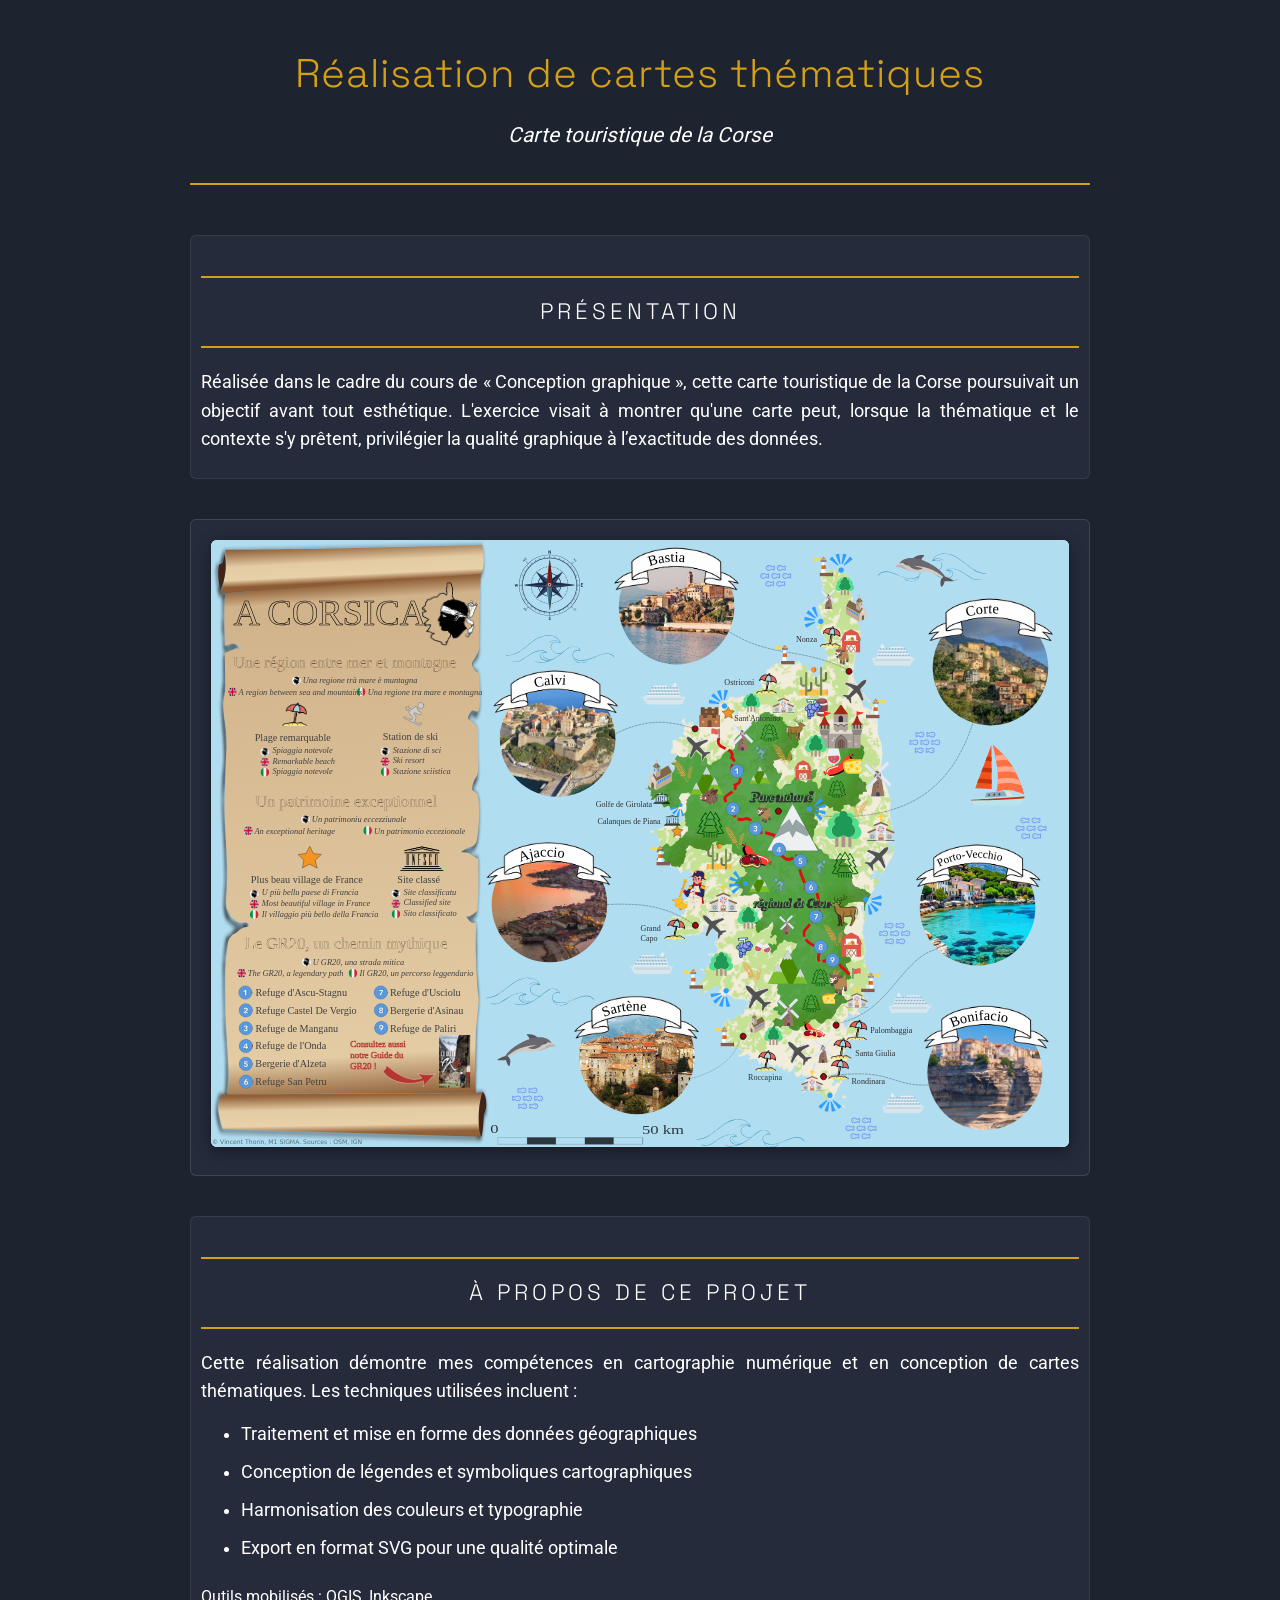
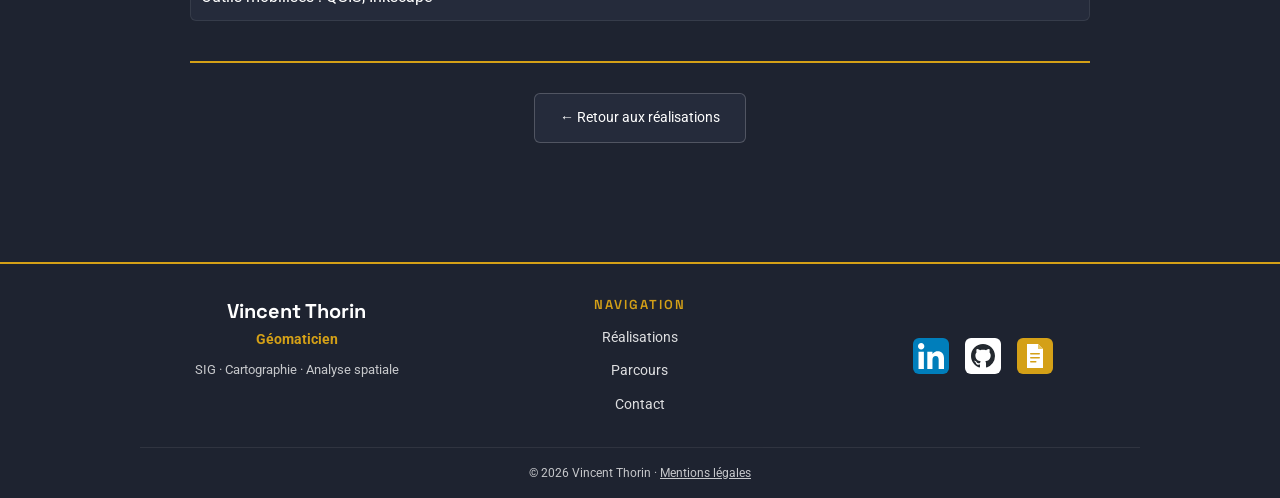
<file: realisations/carte_corse.html>
<!doctype html>
<html lang="fr">
  <head>
    <meta charset="UTF-8" />
    <meta name="viewport" content="width=device-width, initial-scale=1.0" />
    <meta name="theme-color" content="#1e2330" />
    <title>Carte Corse - Vincent Thorin</title>
    <link rel="stylesheet" href="../styles.css" />
    <link
      rel="apple-touch-icon"
      sizes="180x180"
      href="../media/favicon/apple-touch-icon.png"
    />
    <link
      rel="icon"
      type="image/png"
      sizes="32x32"
      href="../media/favicon/favicon-32x32.png"
    />
    <link
      rel="icon"
      type="image/png"
      sizes="16x16"
      href="../media/favicon/favicon-16x16.png"
    />
    <link rel="shortcut icon" href="../media/favicon/favicon.ico" />
  </head>
  <body>
    <main class="page-detail">
      <detail-page
        title="Réalisation de cartes thématiques"
        subtitle="Carte touristique de la Corse"
        image-src="../media/realisations/carte_corse.svg"
        image-alt="Carte touristique de la Corse"
      >
        <div slot="description">
          <p>
            Réalisée dans le cadre du cours de « Conception graphique », cette
            carte touristique de la Corse poursuivait un objectif avant tout
            esthétique. L'exercice visait à montrer qu'une carte peut, lorsque
            la thématique et le contexte s'y prêtent, privilégier la qualité
            graphique à l’exactitude des données.
          </p>
        </div>
        <div slot="content">
          <p>
            Cette réalisation démontre mes compétences en cartographie numérique
            et en conception de cartes thématiques. Les techniques utilisées
            incluent :
          </p>
          <ul>
            <li>Traitement et mise en forme des données géographiques</li>
            <li>Conception de légendes et symboliques cartographiques</li>
            <li>Harmonisation des couleurs et typographie</li>
            <li>Export en format SVG pour une qualité optimale</li>
          </ul>
          Outils mobilisés : QGIS, Inkscape
        </div>
      </detail-page>
    </main>

    <site-footer></site-footer>

    <script src="../js/detail-page.js"></script>
    <script src="../js/site-footer.js"></script>
  </body>
</html>
</file>
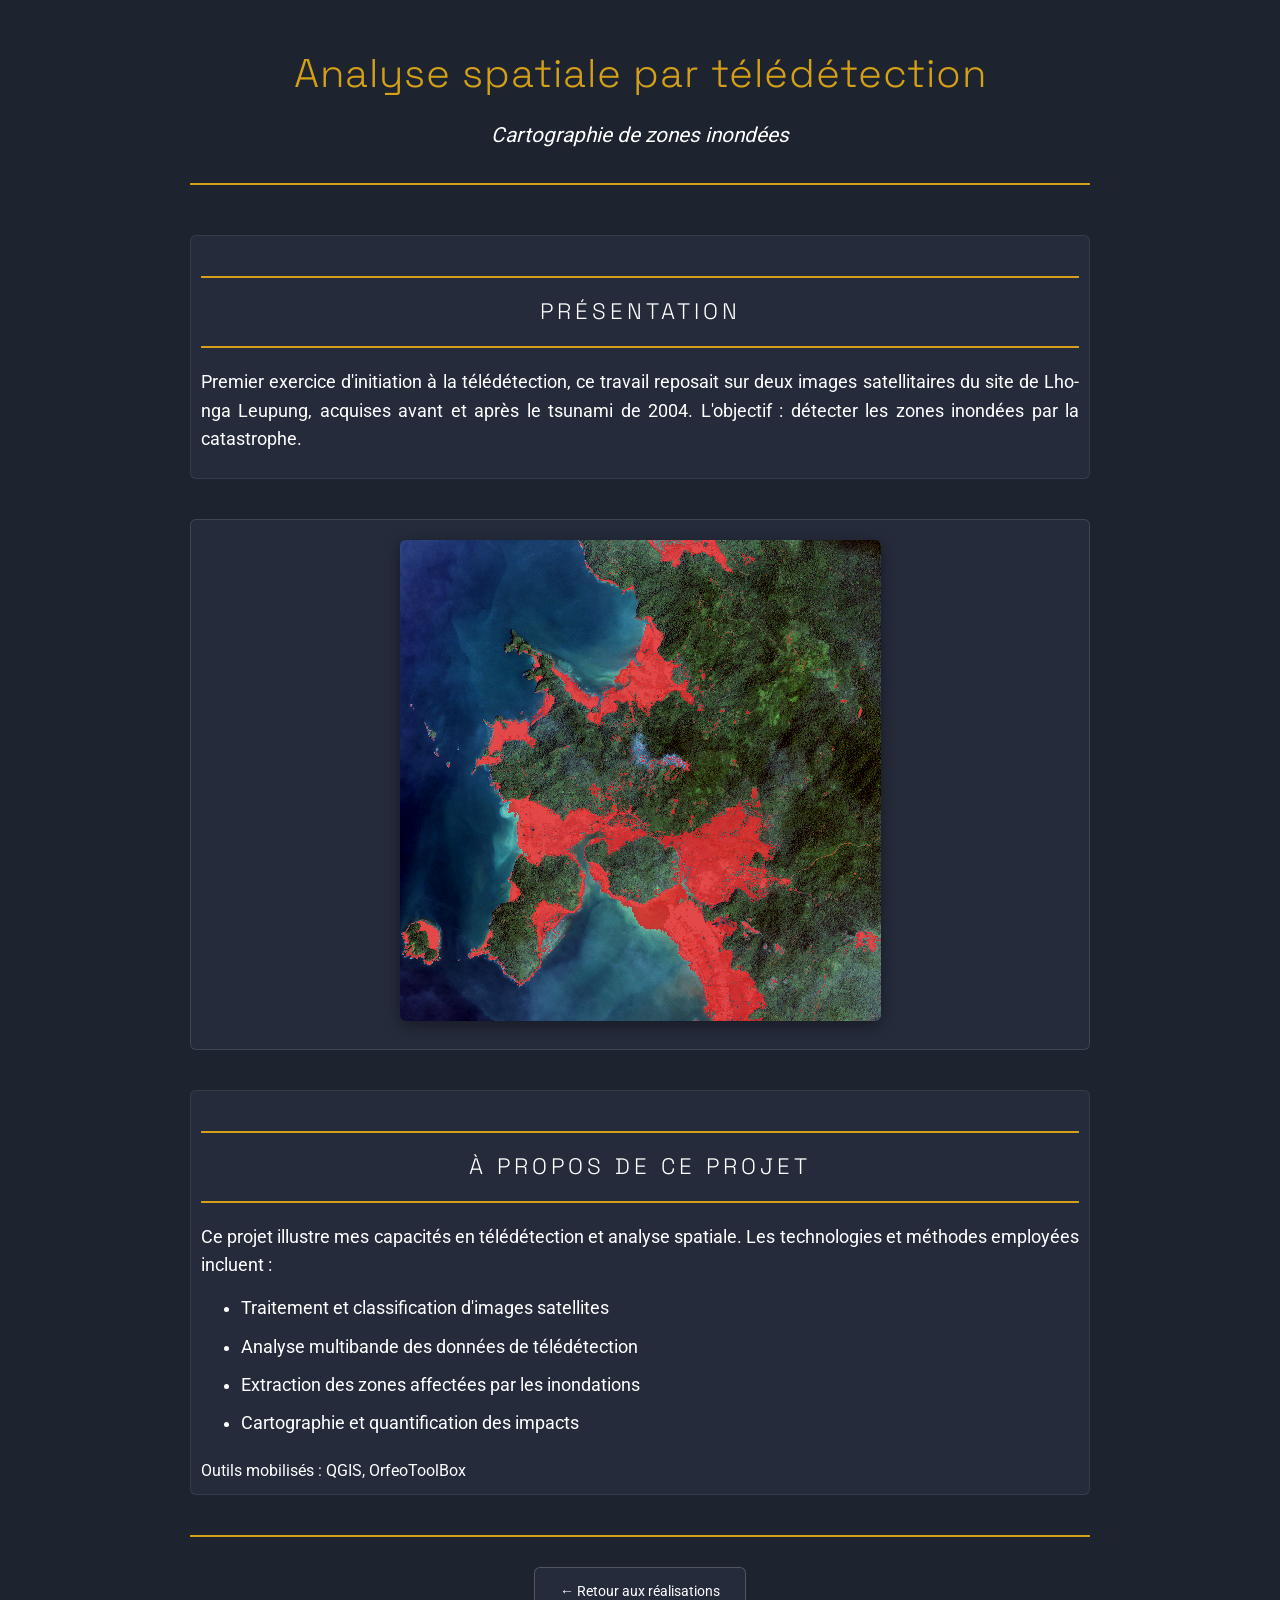
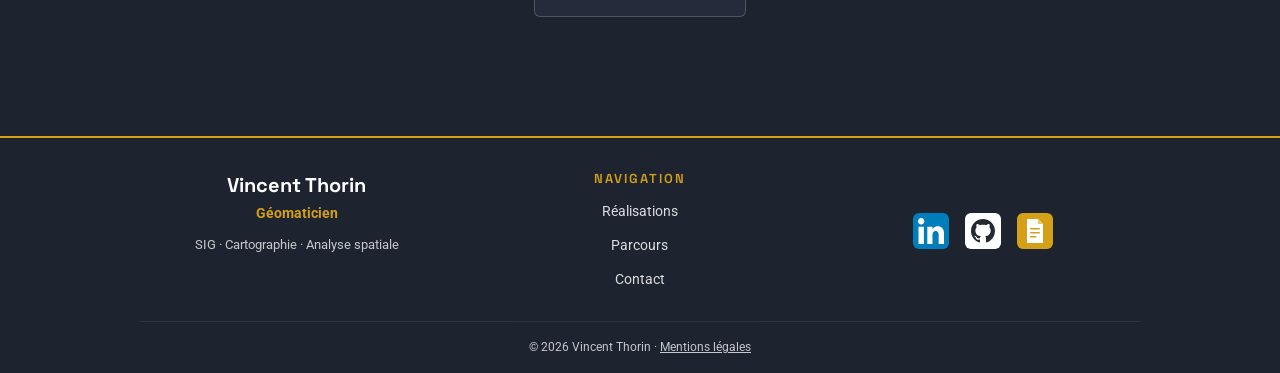
<file: realisations/carte_inondation.html>
<!doctype html>
<html lang="fr">
  <head>
    <meta charset="UTF-8" />
    <meta name="viewport" content="width=device-width, initial-scale=1.0" />
    <meta name="theme-color" content="#1e2330" />
    <title>Analyse de zones inondées - Vincent Thorin</title>
    <link rel="stylesheet" href="../styles.css" />
    <link
      rel="apple-touch-icon"
      sizes="180x180"
      href="../media/favicon/apple-touch-icon.png"
    />
    <link
      rel="icon"
      type="image/png"
      sizes="32x32"
      href="../media/favicon/favicon-32x32.png"
    />
    <link
      rel="icon"
      type="image/png"
      sizes="16x16"
      href="../media/favicon/favicon-16x16.png"
    />
    <link rel="shortcut icon" href="../media/favicon/favicon.ico" />
  </head>
  <body>
    <main class="page-detail">
      <detail-page
        title="Analyse spatiale par télédétection"
        subtitle="Cartographie de zones inondées"
        image-src="../media/realisations/carte_inondation.png"
        image-alt="Cartographie de zones inondées"
      >
        <div slot="description">
          <p>
            Premier exercice d'initiation à la télédétection, ce travail
            reposait sur deux images satellitaires du site de Lho-nga Leupung,
            acquises avant et après le tsunami de 2004. L'objectif : détecter
            les zones inondées par la catastrophe.
          </p>
          <!-- <iframe src="https://www.google.com/maps/embed?pb=!1m14!1m12!1m3!1d38348.35525752585!2d95.2068315173765!3d5.297895288123329!2m3!1f0!2f0!3f0!3m2!1i1024!2i768!4f13.1!5e1!3m2!1sfr!2sfr!4v1782831776788!5m2!1sfr!2sfr" width="600" height="450" style="border:0;" allowfullscreen="" loading="lazy" referrerpolicy="strict-origin-when-cross-origin"></iframe> -->
        </div>
        <div slot="content">
          <p>
            Ce projet illustre mes capacités en télédétection et analyse
            spatiale. Les technologies et méthodes employées incluent :
          </p>
          <ul>
            <li>Traitement et classification d'images satellites</li>
            <li>Analyse multibande des données de télédétection</li>
            <li>Extraction des zones affectées par les inondations</li>
            <li>Cartographie et quantification des impacts</li>
          </ul>
          Outils mobilisés : QGIS, OrfeoToolBox
        </div>
      </detail-page>
    </main>

    <site-footer></site-footer>

    <script src="../js/detail-page.js"></script>
    <script src="../js/site-footer.js"></script>
  </body>
</html>
</file>
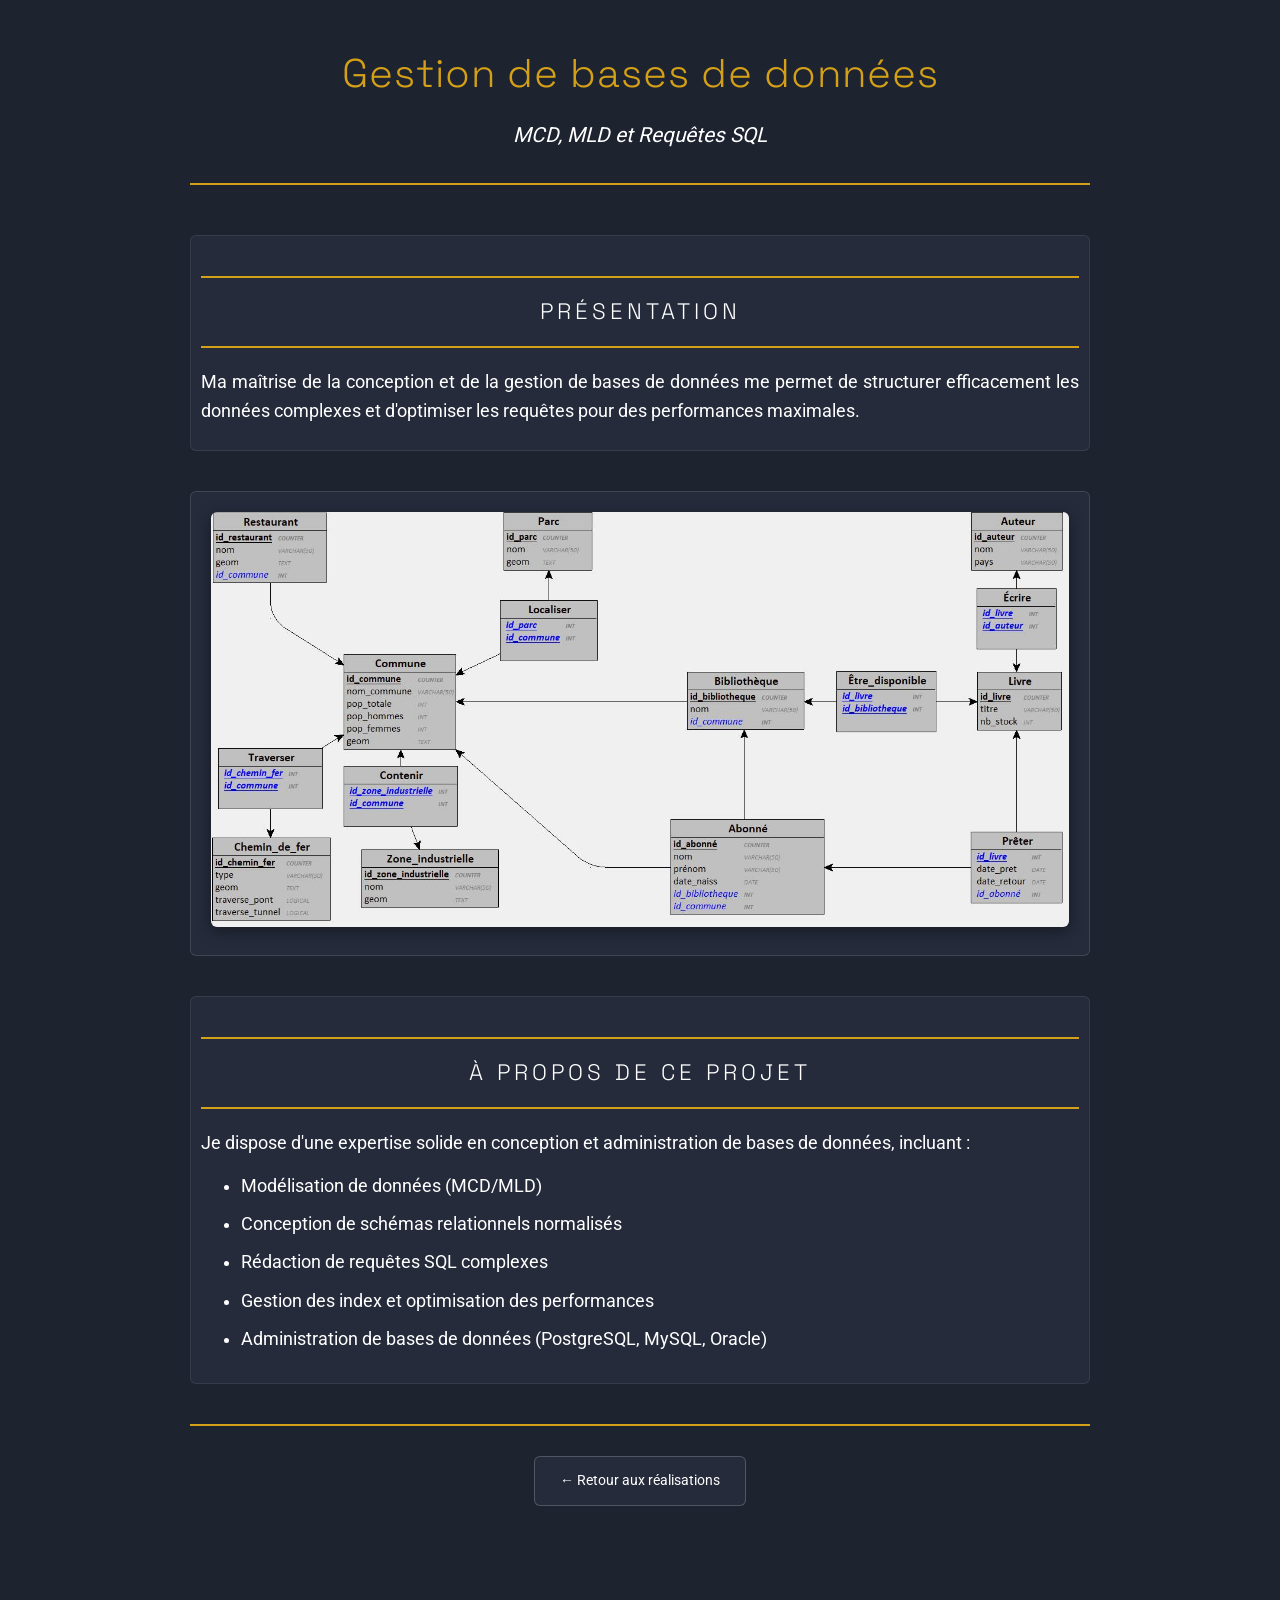
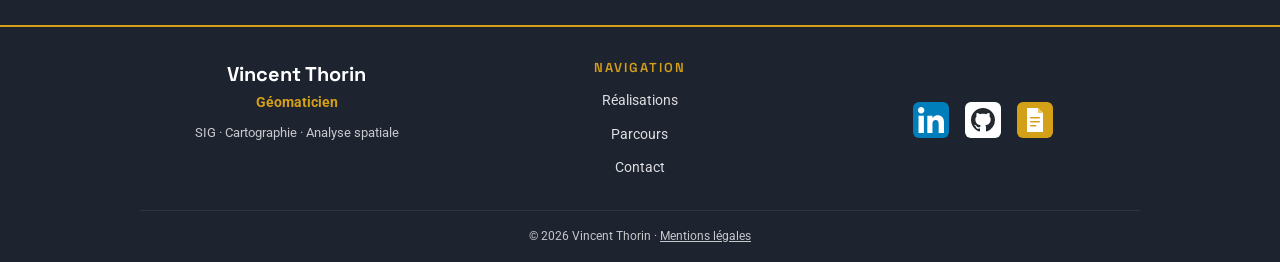
<file: realisations/looping.html>
<!doctype html>
<html lang="fr">
  <head>
    <meta charset="UTF-8" />
    <meta name="viewport" content="width=device-width, initial-scale=1.0" />
    <meta name="theme-color" content="#1e2330" />
    <title>Bases de données et SQL - Vincent Thorin</title>
    <link rel="stylesheet" href="../styles.css" />
    <link rel="apple-touch-icon" sizes="180x180" href="../media/favicon/apple-touch-icon.png" />
    <link rel="icon" type="image/png" sizes="32x32" href="../media/favicon/favicon-32x32.png" />
    <link rel="icon" type="image/png" sizes="16x16" href="../media/favicon/favicon-16x16.png" />
    <link rel="shortcut icon" href="../media/favicon/favicon.ico" />
  </head>
  <body>
    <main class="page-detail">
      <detail-page
        title="Gestion de bases de données"
        subtitle="MCD, MLD et Requêtes SQL"
        image-src="../media/realisations/looping.jpg"
        image-alt="Base de données"
      >
        <div slot="description">
          <p>
            Ma maîtrise de la conception et de la gestion de bases de données me permet de structurer efficacement les données complexes et d'optimiser les requêtes pour des performances maximales.
          </p>
        </div>
        <div slot="content">
          <p>
            Je dispose d'une expertise solide en conception et administration de bases de données, incluant :
          </p>
          <ul>
            <li>Modélisation de données (MCD/MLD)</li>
            <li>Conception de schémas relationnels normalisés</li>
            <li>Rédaction de requêtes SQL complexes</li>
            <li>Gestion des index et optimisation des performances</li>
            <li>Administration de bases de données (PostgreSQL, MySQL, Oracle)</li>
          </ul>
        </div>
      </detail-page>
    </main>

    <site-footer></site-footer>

    <script src="../js/detail-page.js"></script>
    <script src="../js/site-footer.js"></script>
  </body>
</html>
</file>
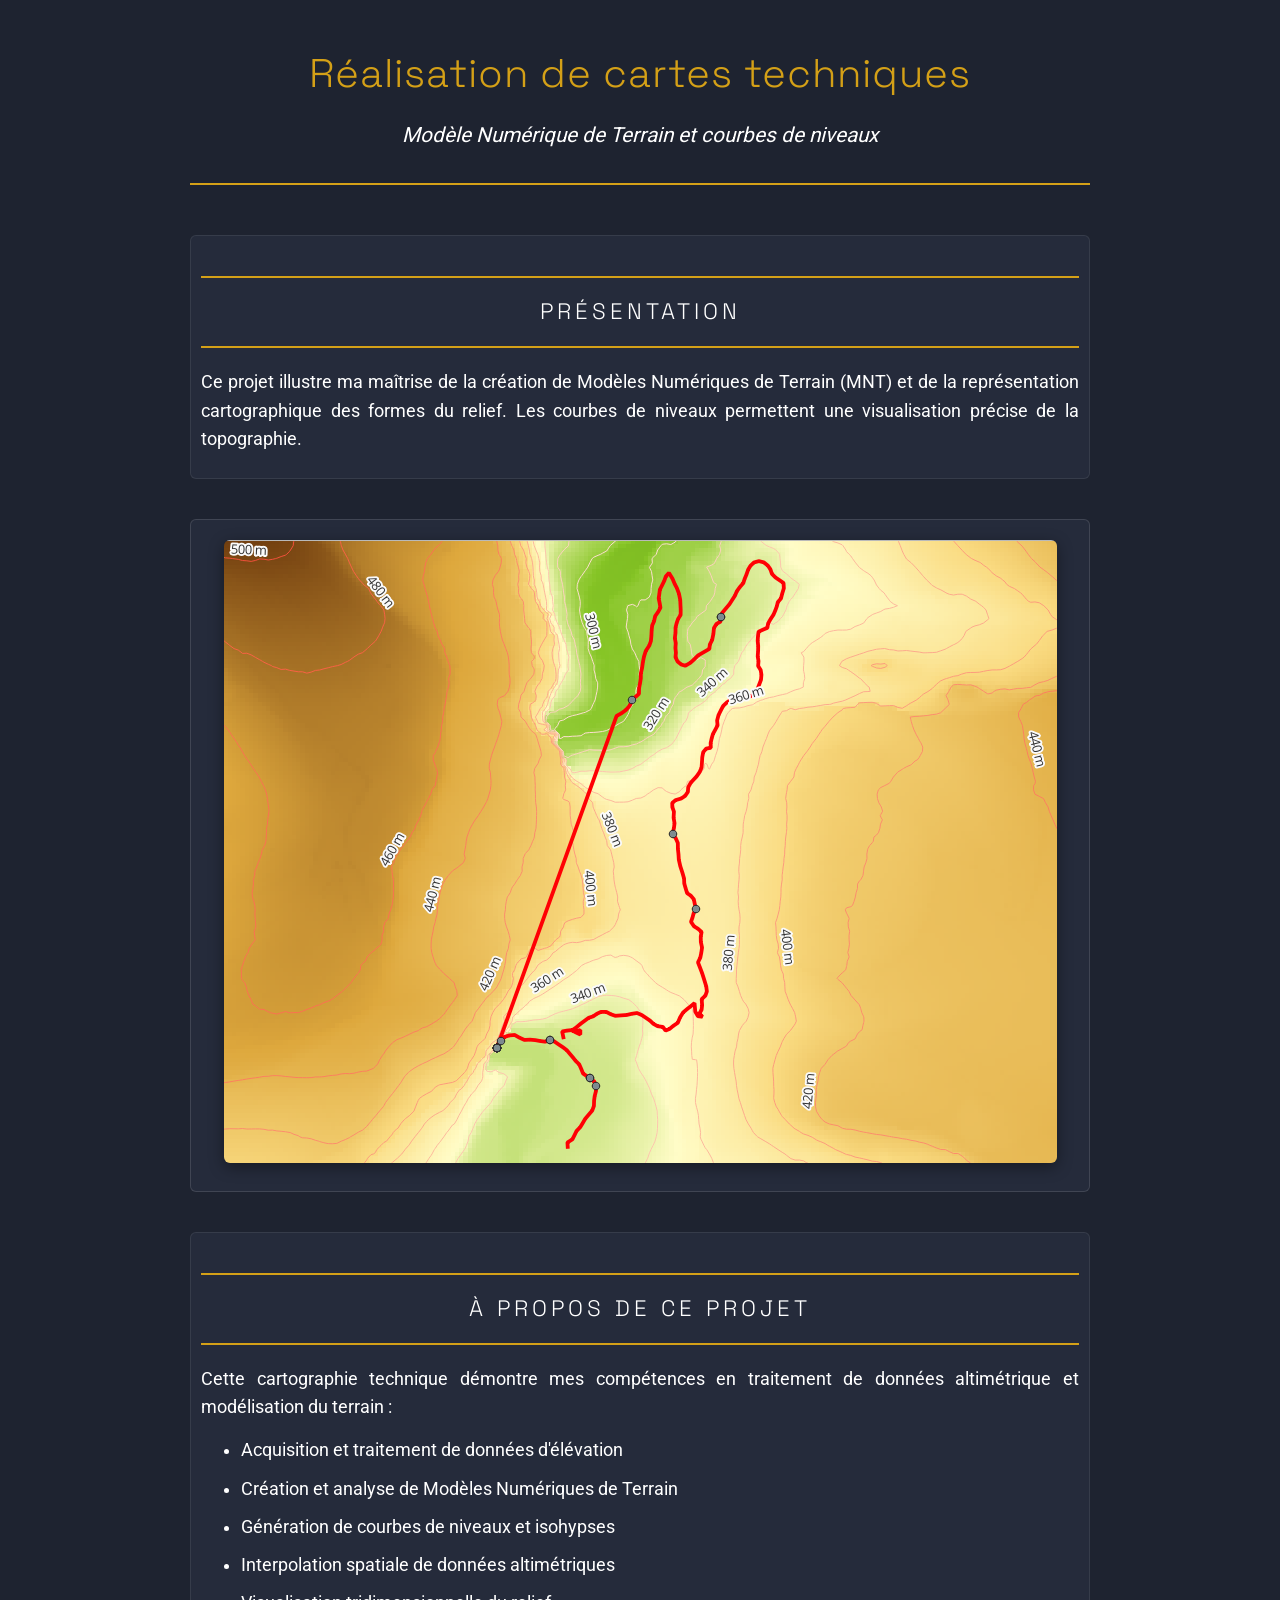
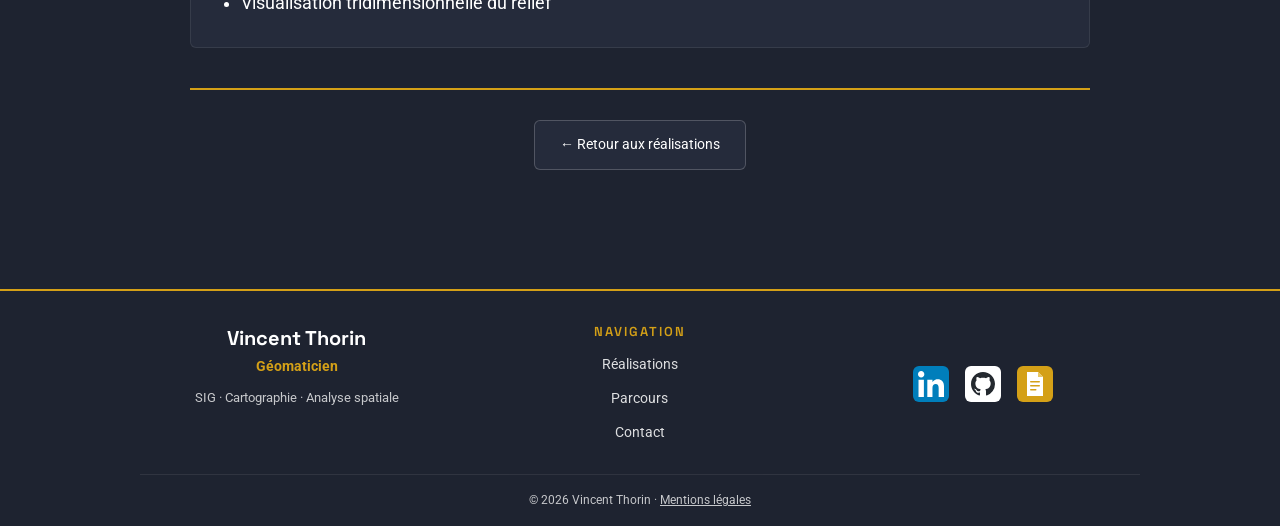
<file: realisations/mnt.html>
<!doctype html>
<html lang="fr">
  <head>
    <meta charset="UTF-8" />
    <meta name="viewport" content="width=device-width, initial-scale=1.0" />
    <meta name="theme-color" content="#1e2330" />
    <title>Cartes techniques - Vincent Thorin</title>
    <link rel="stylesheet" href="../styles.css" />
    <link rel="apple-touch-icon" sizes="180x180" href="../media/favicon/apple-touch-icon.png" />
    <link rel="icon" type="image/png" sizes="32x32" href="../media/favicon/favicon-32x32.png" />
    <link rel="icon" type="image/png" sizes="16x16" href="../media/favicon/favicon-16x16.png" />
    <link rel="shortcut icon" href="../media/favicon/favicon.ico" />
  </head>
  <body>
    <main class="page-detail">
      <detail-page
        title="Réalisation de cartes techniques"
        subtitle="Modèle Numérique de Terrain et courbes de niveaux"
        image-src="../media/realisations/mnt.png"
        image-alt="Modèle Numérique de Terrain et courbes de niveaux"
      >
        <div slot="description">
          <p>
            Ce projet illustre ma maîtrise de la création de Modèles Numériques de Terrain (MNT) et de la représentation cartographique des formes du relief. Les courbes de niveaux permettent une visualisation précise de la topographie.
          </p>
        </div>
        <div slot="content">
          <p>
            Cette cartographie technique démontre mes compétences en traitement de données altimétrique et modélisation du terrain :
          </p>
          <ul>
            <li>Acquisition et traitement de données d'élévation</li>
            <li>Création et analyse de Modèles Numériques de Terrain</li>
            <li>Génération de courbes de niveaux et isohypses</li>
            <li>Interpolation spatiale de données altimétriques</li>
            <li>Visualisation tridimensionnelle du relief</li>
          </ul>
        </div>
      </detail-page>
    </main>

    <site-footer></site-footer>

    <script src="../js/detail-page.js"></script>
    <script src="../js/site-footer.js"></script>
  </body>
</html>
</file>
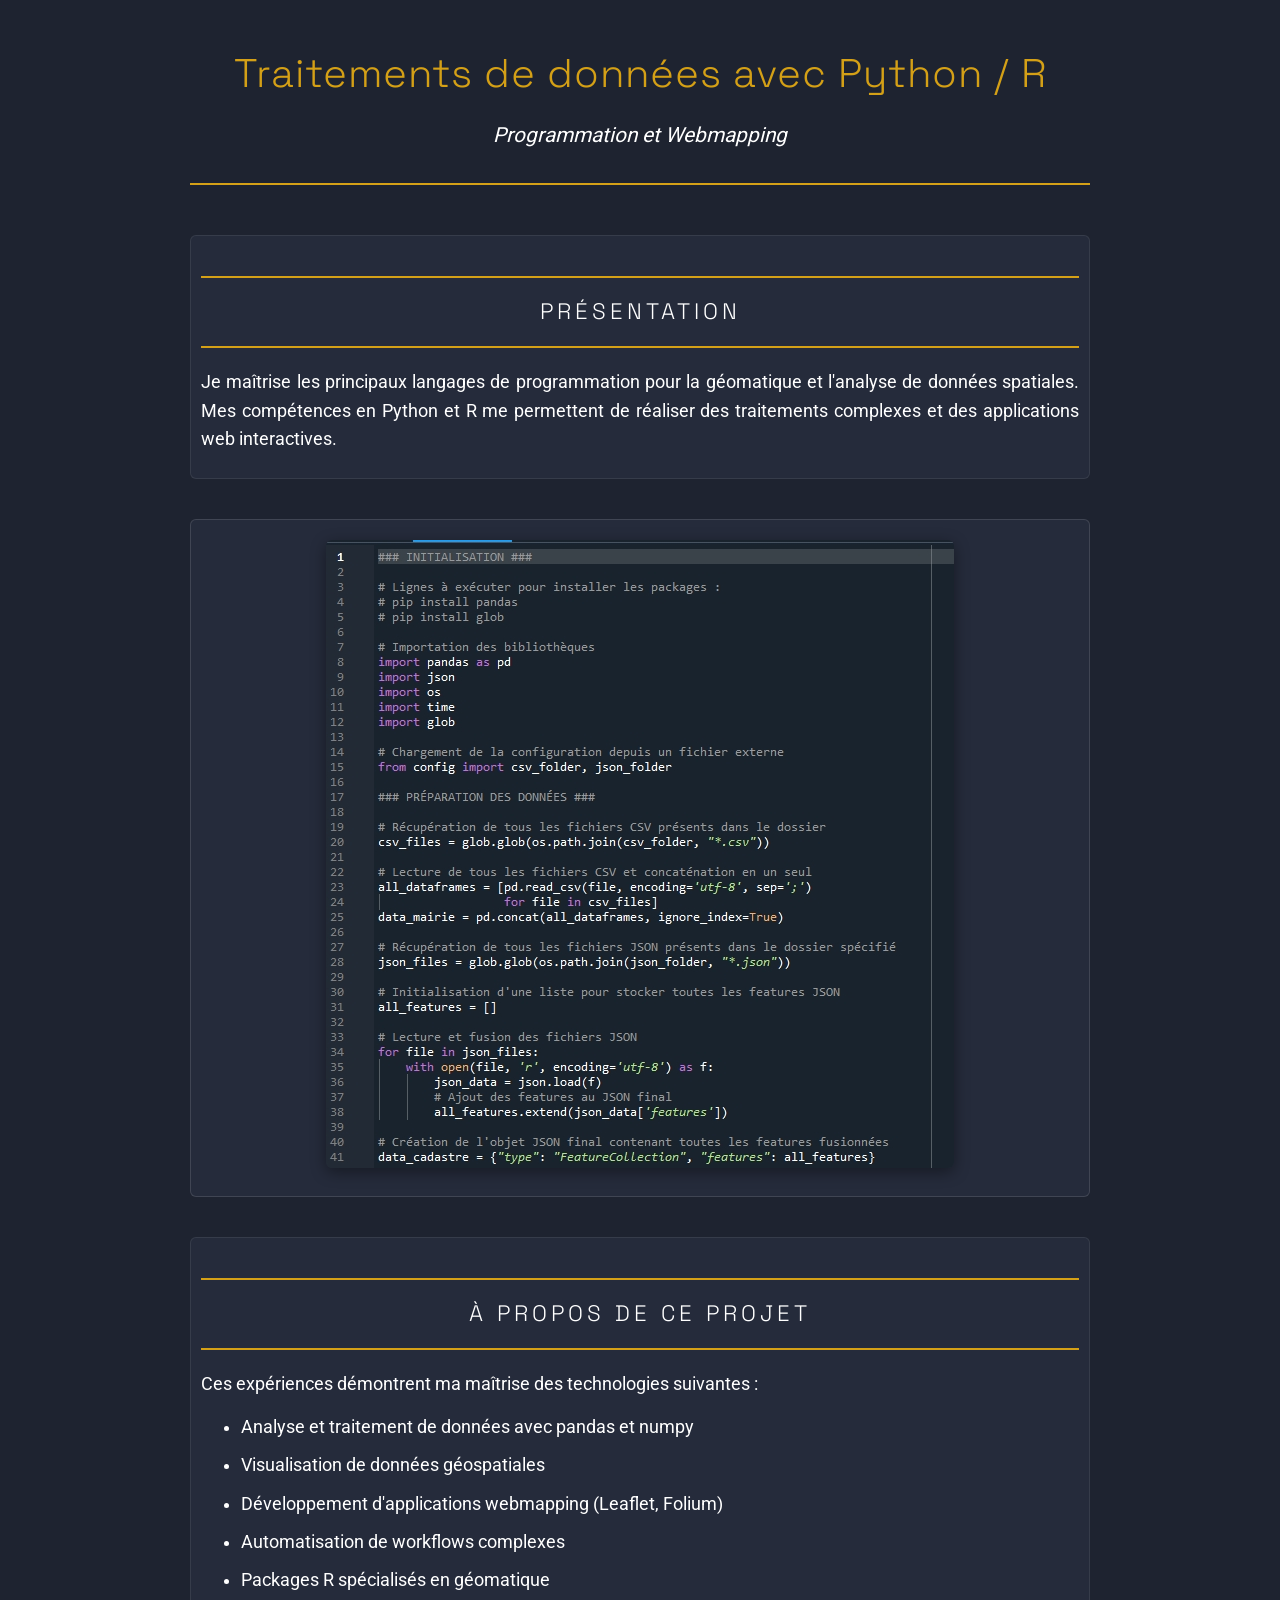
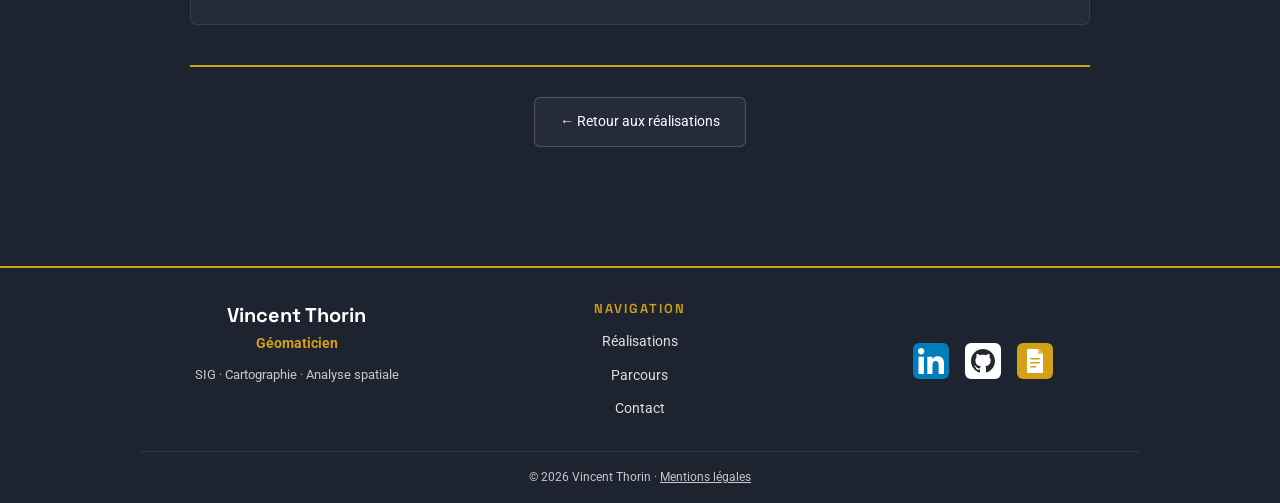
<file: realisations/python.html>
<!doctype html>
<html lang="fr">
  <head>
    <meta charset="UTF-8" />
    <meta name="viewport" content="width=device-width, initial-scale=1.0" />
    <meta name="theme-color" content="#1e2330" />
    <title>Programmation et Webmapping - Vincent Thorin</title>
    <link rel="stylesheet" href="../styles.css" />
    <link rel="apple-touch-icon" sizes="180x180" href="../media/favicon/apple-touch-icon.png" />
    <link rel="icon" type="image/png" sizes="32x32" href="../media/favicon/favicon-32x32.png" />
    <link rel="icon" type="image/png" sizes="16x16" href="../media/favicon/favicon-16x16.png" />
    <link rel="shortcut icon" href="../media/favicon/favicon.ico" />
  </head>
  <body>
    <main class="page-detail">
      <detail-page
        title="Traitements de données avec Python / R"
        subtitle="Programmation et Webmapping"
        image-src="../media/realisations/python.jpg"
        image-alt="Code Python"
      >
        <div slot="description">
          <p>
            Je maîtrise les principaux langages de programmation pour la géomatique et l'analyse de données spatiales. Mes compétences en Python et R me permettent de réaliser des traitements complexes et des applications web interactives.
          </p>
        </div>
        <div slot="content">
          <p>
            Ces expériences démontrent ma maîtrise des technologies suivantes :
          </p>
          <ul>
            <li>Analyse et traitement de données avec pandas et numpy</li>
            <li>Visualisation de données géospatiales</li>
            <li>Développement d'applications webmapping (Leaflet, Folium)</li>
            <li>Automatisation de workflows complexes</li>
            <li>Packages R spécialisés en géomatique</li>
          </ul>
        </div>
      </detail-page>
    </main>

    <site-footer></site-footer>

    <script src="../js/detail-page.js"></script>
    <script src="../js/site-footer.js"></script>
  </body>
</html>
</file>
<file: styles.css>
/* Polices hébergées sur le site (licence : fonts/OFL.txt) */
@font-face {
  font-family: "Roboto";
  font-style: normal;
  font-weight: 400 700;
  font-display: swap;
  src: url("fonts/roboto-latin.woff2") format("woff2");
  unicode-range:
    U+0000-00FF, U+0131, U+0152-0153, U+02BB-02BC, U+02C6, U+02DA, U+02DC,
    U+0304, U+0308, U+0329, U+2000-206F, U+20AC, U+2122, U+2191, U+2193, U+2212,
    U+2215, U+FEFF, U+FFFD;
}

/* Flèches, icône du menu et symbole du bandeau */
@font-face {
  font-family: "Roboto";
  font-style: normal;
  font-weight: 400 700;
  font-display: swap;
  src: url("fonts/roboto-symboles.woff2") format("woff2");
  unicode-range: U+2190, U+2192, U+2194-2199, U+2300-243F, U+25A0-27BF;
}

@font-face {
  font-family: "Space Grotesk";
  font-style: normal;
  font-weight: 300 700;
  font-display: swap;
  src: url("fonts/space-grotesk-latin.woff2") format("woff2");
  unicode-range:
    U+0000-00FF, U+0131, U+0152-0153, U+02BB-02BC, U+02C6, U+02DA, U+02DC,
    U+0304, U+0308, U+0329, U+2000-206F, U+20AC, U+2122, U+2191, U+2193, U+2212,
    U+2215, U+FEFF, U+FFFD;
}

:root {
  --primary-bg: #1e2330;
  --secondary-bg: #252b3b;
  --tertiary-bg: #2d3447;
  --accent-color: #d4a017;
  --text-color: white;
  --border-radius: 6px;
}

html {
  scroll-behavior: smooth;
  scroll-padding-top: 120px;
}

* {
  margin: 0;
  padding: 0;
  box-sizing: border-box;
}

body {
  background-color: var(--primary-bg);
  font-family: "Roboto", sans-serif;
  color: var(--text-color);
  line-height: 1.7;
}

h1,
h2,
h3,
.section-toggle,
.bandeau ul li a {
  font-family: "Space Grotesk", sans-serif;
}

img {
  max-width: 100%;
  height: auto;
}

ul {
  list-style-type: disc;
  padding-left: 20px;
}

li {
  margin-bottom: 10px;
}

/* Navigation */
.bandeau {
  position: fixed;
  top: 0;
  left: 0;
  width: 100%;
  background-color: var(--primary-bg);
  padding: 15px;
  box-shadow: 0 4px 10px rgba(0, 0, 0, 0.5);
  z-index: 1000;
  border-bottom: 2px solid var(--accent-color);
}

.burger {
  display: none;
  background: none;
  border: none;
  color: var(--text-color);
  font-size: 1.6em;
  line-height: 1;
  cursor: pointer;
  padding: 5px 12px;
}

.bandeau ul {
  list-style: none;
  display: flex;
  justify-content: space-around;
  width: 100%;
}

.bandeau ul li a {
  text-decoration: none;
  color: var(--text-color);
  font-size: 18px;
  font-weight: 600;
  padding: 10px 2em;
  transition: 0.5s;
}

.bandeau ul li a:hover {
  background-color: var(--accent-color);
  border-radius: 4px;
  color: var(--primary-bg);
}

.bandeau ul li a.active {
  background-color: var(--accent-color);
  border-radius: 4px;
  color: var(--primary-bg);
}

.bandeau-info {
  position: fixed;
  top: 60px;
  left: 0;
  width: 100vw;
  background: red;
  color: white;
  text-align: center;
  font-weight: bold;
  padding: 12px 0 10px 0;
  font-size: 1.5em;
  letter-spacing: 0.5px;
  box-shadow: 0 2px 8px rgba(0, 0, 0, 0.08);
  z-index: 1100;
  border-top: 1px solid #fffbe6;
}

main {
  margin-top: 110px;
}

/* Hero */
#presentation {
  position: relative;
  width: 100%;
  height: 100vh;
  overflow: hidden;
  display: flex;
  align-items: center;
  justify-content: center;
}

.fond-accueil {
  position: absolute;
  inset: 0;
  z-index: -1;
  background: url("media/accueil/fond.svg") center / cover no-repeat;
  border-bottom: 2px solid var(--accent-color);
}

.intro {
  position: absolute;
  z-index: 1;
  left: 8%;
  top: 50%;
  transform: translateY(-50%);
  width: 45%;
  padding: 0;
  text-align: left;
  border: none;
  background: none;
  border-radius: 0;
}

.bienvenue {
  font-family: "Space Grotesk", sans-serif;
  font-size: 2rem;
  font-weight: 400;
  letter-spacing: 5px;
  text-transform: uppercase;
  color: var(--secondary-bg);
  margin-bottom: 24px;
  background-color: var(--accent-color);
  text-align: center;
}

.VT {
  font-size: 1.1em;
  line-height: 1.8;
  color: rgba(255, 255, 255, 0.9);
  text-align: justify;
}

.VT + .VT {
  margin-top: 12px;
}

.bouton-contact {
  display: inline-flex;
  align-items: center;
  gap: 10px;
  margin-top: 20px;
  padding: 12px 24px;
  font-weight: bold;
  color: black;
  background-color: var(--accent-color);
  border-radius: 999px;
  text-decoration: none;
  box-shadow: 0 4px 14px rgba(0, 0, 0, 0.35);
  transition:
    transform 0.2s,
    box-shadow 0.2s;
}

.bouton-contact svg {
  width: 18px;
  height: 18px;
}

.bouton-contact::after {
  content: "→";
  content: "→" / "";
  transition: transform 0.2s;
}

.bouton-contact:hover,
.bouton-contact:focus-visible {
  transform: translateY(-2px);
  box-shadow: 0 8px 20px rgba(0, 0, 0, 0.45);
}

.bouton-contact:hover::after,
.bouton-contact:focus-visible::after {
  transform: translateX(4px);
}

.photo-id {
  position: absolute;
  z-index: 1;
  right: 8%;
  top: 50%;
  transform: translateY(-50%);
  height: min(65%, 37vw);
  width: auto;
  border-radius: 100%;
  border: 2px solid rgba(255, 255, 255, 0.15);
}

/* Réalisations */
.realisations-container {
  margin: 50px 0;
  display: flex;
  flex-wrap: wrap;
  justify-content: space-between;
  gap: 20px;
}

.realisations-item {
  position: relative;
  width: calc(30% - 15px);
  height: 200px;
  overflow: hidden;
  border-radius: 6px;
  box-shadow: 0 2px 8px rgba(0, 0, 0, 0.4);
  border: 1px solid rgba(255, 255, 255, 0.15);
  margin-bottom: 15px;
}

.realisations-item:first-child {
  width: 100%;
  height: 280px;
}

.realisations-img {
  width: 100%;
  height: 100%;
  object-fit: cover;
  cursor: pointer;
}

.legende {
  position: absolute;
  bottom: 0;
  left: 0;
  width: 100%;
  background-color: rgba(0, 0, 0, 0.8);
  color: var(--text-color);
  text-align: center;
  padding: 10px;
  opacity: 0;
  transform: translateY(100%);
  transition:
    opacity 0.3s ease-in-out,
    transform 0.3s ease-in-out;
}

.realisations-item:hover .legende {
  opacity: 1;
  transform: translateY(0);
}

/* Parcours — blocs et timeline */
.experience-block {
  display: flex;
  align-items: flex-start;
  gap: 30px;
  padding: 15px;
  position: relative;
}

.parcours-professionnel .section-content,
.parcours-scolaire .section-content {
  border-left: 2px solid rgba(212, 160, 23, 0.4);
  margin-left: 30px;
}

.experience-block::before {
  content: "";
  position: absolute;
  left: -23px;
  top: 24px;
  width: 10px;
  height: 10px;
  border-radius: 50%;
  background-color: var(--accent-color);
  border: 2px solid var(--tertiary-bg);
}

.map-embed {
  flex-shrink: 0;
  width: 320px;
  height: 230px;
  border: 1px solid rgba(255, 255, 255, 0.15);
  border-radius: var(--border-radius);
}

/* Ordinateur : carte à côté du texte, à droite puis à gauche en alternance */
.experience-block > div {
  display: grid;
  grid-template-columns: 1fr auto;
  grid-template-rows: auto auto 1fr;
  grid-auto-flow: row dense;
  column-gap: 30px;
  align-items: start;
  flex: 1;
}

.experience-block > div > * {
  grid-column: 1;
}

.experience-block > div > .map-embed {
  grid-column: 2;
  grid-row: 2 / span 2;
}

.experience-block:nth-child(even) > div {
  grid-template-columns: auto 1fr;
}

.experience-block:nth-child(even) > div > * {
  grid-column: 2;
}

.experience-block:nth-child(even) > div > .map-embed {
  grid-column: 1;
}

.boite {
  background-color: var(--tertiary-bg);
  color: var(--text-color);
  padding: 0;
  width: 75%;
  margin: 20px auto;
  border-radius: var(--border-radius);
  border: 1px solid rgba(255, 255, 255, 0.12);
  box-shadow: 0 2px 8px rgba(0, 0, 0, 0.4);
  display: flex;
  flex-direction: column;
  justify-content: flex-start;
}

.section-content {
  max-height: 0;
  overflow: hidden;
  padding-top: 10px;
  transition: max-height 0.3s ease-out;
  background-color: var(--tertiary-bg);
  border-radius: var(--border-radius);
}

.section-content ul {
  margin-bottom: 30px;
}

.section-toggle {
  display: flex;
  justify-content: center;
  align-items: center;
  width: 100%;
  height: 50px;
  background: none;
  border: none;
  font-size: 1.5em;
  font-weight: 600;
  color: var(--text-color);
  cursor: pointer;
  transition: 0.3s ease-in-out;
}

.section-toggle:hover {
  color: var(--accent-color);
}

.titre_parcours {
  font-family: "Space Grotesk", sans-serif;
  text-align: center;
  font-size: 1.05em;
  font-weight: 600;
  color: var(--accent-color);
  padding: 20px;
}

.boite .missions,
.boite .missions-scol {
  font-size: larger;
  color: var(--text-color);
}

.boite .missions-scol {
  text-align: center;
}

.missions {
  text-align: justify;
}

.sigle {
  cursor: help;
  text-decoration: none;
}

.site-entreprise {
  text-decoration: none;
  color: var(--accent-color);
  position: relative;
  transition: font-weight 0.3s ease-in-out;
}

.site-entreprise::after {
  content: "";
  position: absolute;
  bottom: -1px;
  left: 0;
  width: 0;
  height: 1px;
  background-color: var(--accent-color);
  transition: width 0.3s ease-in-out;
}

.site-entreprise:hover::after {
  width: 100%;
}

/* Contact */
#contact {
  color: var(--text-color);
  border-radius: 6px;
  width: 80%;
  margin: auto;
}

#contact p {
  text-align: center;
  font-size: 1.1em;
  margin-bottom: 20px;
}

#contactForm {
  display: flex;
  flex-direction: column;
  gap: 20px;
}

#contactForm label {
  font-size: 1.2em;
}

#contactForm input,
#contactForm textarea {
  padding: 10px;
  font-size: 1em;
  border: 2px solid rgba(255, 255, 255, 0.15);
  border-radius: var(--border-radius);
  background-color: var(--secondary-bg);
  color: var(--text-color);
  transition: all 0.3s ease;
  width: 100%;
  max-width: 100%;
}

#contactForm textarea {
  resize: vertical;
}

#contactForm input:focus,
#contactForm textarea:focus {
  border-color: var(--accent-color);
  outline: none;
  background-color: var(--primary-bg);
}

#contactForm button {
  padding: 12px 20px;
  font-size: 1.2em;
  color: black;
  font-weight: bold;
  background-color: var(--accent-color);
  border: none;
  border-radius: 6px;
  cursor: pointer;
  transition:
    background-color 0.3s ease,
    transform 0.2s;
}

#contactForm button:hover {
  transform: scale(1.05);
}

#contactForm .mention-donnees {
  font-size: 0.85em;
  opacity: 0.75;
  margin: 0;
  font-style: italic;
}

#formModal {
  position: fixed;
  top: 50%;
  left: 50%;
  transform: translate(-50%, -50%);
  background-color: var(--tertiary-bg);
  color: var(--text-color);
  border: 1px solid rgba(255, 255, 255, 0.15);
  border-radius: var(--border-radius);
  box-shadow: 0 4px 20px rgba(0, 0, 0, 0.5);
  padding: 30px;
  width: 90%;
  max-width: 480px;
  text-align: center;
}

#formModal::backdrop {
  background: rgba(0, 0, 0, 0.6);
}

#formModalMessage {
  font-size: 1.1em;
  margin-bottom: 20px;
  white-space: pre-line;
}

#formModalLinkedin {
  display: none;
  width: fit-content;
  margin: 0 auto 20px;
}

#formModalLinkedin img {
  height: 36px;
  width: 36px;
  transition: transform 0.2s ease-in-out;
}

#formModalLinkedin:hover img {
  transform: scale(1.15);
}

#formModalClose {
  padding: 10px 25px;
  font-size: 1em;
  font-weight: bold;
  color: black;
  background-color: var(--accent-color);
  border: none;
  border-radius: var(--border-radius);
  cursor: pointer;
  transition: transform 0.2s;
}

#formModalClose:hover {
  transform: scale(1.05);
}

/* Footer */
site-footer {
  display: block;
}

footer {
  width: 100%;
  background-color: var(--primary-bg);
  padding: 30px 20px 15px;
  color: var(--text-color);
  font-size: 14px;
  border-top: 2px solid var(--accent-color);
  margin-top: 5%;
}

.footer-content {
  display: grid;
  grid-template-columns: repeat(3, 1fr);
  gap: 30px;
  max-width: 1000px;
  margin: 0 auto 20px;
  text-align: center;
}

:where(.footer-col) p {
  margin: 0;
}

.footer-name {
  font-family: "Space Grotesk", sans-serif;
  font-size: 20px;
  font-weight: 700;
}

.footer-job {
  color: var(--accent-color);
  font-weight: 700;
}

.footer-keywords {
  margin-top: 8px;
  font-size: 13px;
  opacity: 0.75;
}

.footer-title {
  font-family: "Space Grotesk", sans-serif;
  font-size: 13px;
  font-weight: 600;
  text-transform: uppercase;
  letter-spacing: 2px;
  color: var(--accent-color);
  margin-bottom: 10px;
}

.footer-nav {
  list-style: none;
  padding: 0;
  margin: 0;
}

.footer-nav a {
  color: var(--text-color);
  text-decoration: none;
  opacity: 0.85;
  transition:
    color 0.2s,
    opacity 0.2s;
}

.footer-nav a:hover,
.footer-nav a:focus-visible {
  color: var(--accent-color);
  opacity: 1;
}

.footer-col-links {
  display: flex;
  align-items: center;
  justify-content: center;
}

.footer-links {
  display: flex;
  justify-content: center;
  gap: 16px;
}

.footer-icon {
  height: 36px;
  border-radius: var(--border-radius);
  transition: transform 0.3s ease-in-out;
}

.footer-links a:hover .footer-icon,
.footer-links a:focus-visible .footer-icon {
  transform: scale(1.2);
}

.footer-bottom {
  max-width: 1000px;
  margin: 0 auto;
  padding-top: 15px;
  border-top: 1px solid rgba(255, 255, 255, 0.1);
  text-align: center;
  font-size: 12px;
  opacity: 0.75;
}

#version:not(:empty)::before {
  content: " · ";
}

.footer-bottom a {
  color: inherit;
}

/* Titres de section */
main h2 {
  text-align: center;
  font-size: 1.4em;
  font-weight: 300;
  letter-spacing: 4px;
  text-transform: uppercase;
  padding: 15px;
  margin: 30px 0 20px 0;
  border-top: 2px solid var(--accent-color);
  border-bottom: 2px solid var(--accent-color);
}

/* Mentions légales : page sobre, texte simple */
.page-legale {
  max-width: 760px;
  margin: 0 auto;
  padding: 40px 20px;
}

.page-legale h1 {
  font-size: 1.8em;
  font-weight: 400;
  margin: 20px 0 30px;
}

.page-legale h2 {
  text-align: left;
  font-size: 1.15em;
  font-weight: 600;
  letter-spacing: normal;
  text-transform: none;
  padding: 0;
  margin: 30px 0 10px;
  border: none;
}

.page-legale p,
.page-legale li {
  margin-bottom: 8px;
}

.page-legale ul {
  margin-left: 20px;
}

.page-legale a {
  color: var(--accent-color);
}

.page-legale .maj {
  margin-top: 40px;
  font-size: 0.9em;
  opacity: 0.75;
}

/* Pages de détail */
.page-detail {
  width: 100%;
  min-height: 100vh;
  margin-top: 0;
  padding: 40px 20px;
}

.detail-container {
  max-width: 900px;
  margin: 0 auto;
}

.detail-header {
  text-align: center;
  margin-bottom: 50px;
  border-bottom: 2px solid var(--accent-color);
  padding-bottom: 30px;
}

.detail-header h1 {
  font-size: 2.5em;
  font-weight: 300;
  letter-spacing: 1px;
  color: var(--accent-color);
  margin-bottom: 10px;
}

.detail-header .subtitle {
  font-size: 1.3em;
  color: var(--text-color);
  font-style: italic;
}

.detail-content {
  margin-bottom: 40px;
}

.detail-section {
  padding: 10px;
  background-color: var(--secondary-bg);
  border: 1px solid rgba(255, 255, 255, 0.08);
  border-radius: 6px;
  margin-bottom: 30px;
}

.detail-section p {
  font-size: 1.1em;
  line-height: 1.6;
  text-align: justify;
  margin-bottom: 15px;
}

.detail-section ul {
  margin-left: 20px;
  margin-bottom: 20px;
}

.detail-section li {
  margin-bottom: 10px;
  font-size: 1.1em;
  line-height: 1.6;
}

.detail-image-container {
  text-align: center;
  margin: 40px 0;
  padding: 20px;
  background-color: var(--secondary-bg);
  border-radius: var(--border-radius);
  border: 1px solid rgba(255, 255, 255, 0.12);
}

.detail-image {
  border-radius: 6px;
  box-shadow: 0 4px 15px rgba(0, 0, 0, 0.4);
}

.detail-footer {
  text-align: center;
  padding-top: 30px;
  border-top: 2px solid var(--accent-color);
  margin-top: 40px;
}

.back-link {
  display: inline-block;
  padding: 12px 25px;
  background-color: var(--secondary-bg);
  color: var(--text-color);
  text-decoration: none;
  border-radius: 6px;
  border: 1px solid rgba(255, 255, 255, 0.2);
  transition: all 0.3s ease;
}

.back-link:hover {
  background-color: var(--accent-color);
  color: var(--primary-bg);
  transform: translateY(-2px);
}

.h-captcha {
  display: flex;
  justify-content: center;
}

/* ==========================================================
   ACCUEIL EMPILÉ (tablettes, téléphones, écrans peu hauts)
   Photo au-dessus du texte ; la section s'allonge si besoin.
   ========================================================== */
@media (max-width: 1024px), (max-height: 500px) {
  #presentation {
    height: auto;
    min-height: 100vh;
    flex-direction: column;
    gap: 24px;
    padding: 40px 0;
  }

  .intro {
    position: static;
    transform: none;
    width: 90%;
    max-width: 620px;
    text-align: center;
  }

  .VT {
    text-align: center;
  }

  .photo-id {
    position: static;
    transform: none;
    order: -1;
    width: 140px;
    height: 140px;
    object-fit: cover;
  }
}

/* ==========================================================
   VERSION MOBILE (écrans de 768 px de large ou moins)
   ========================================================== */
@media (max-width: 768px) {
  .footer-content {
    grid-template-columns: 1fr;
  }

  .burger {
    display: block;
    margin: 0 auto;
  }

  .bandeau ul {
    display: none;
    flex-direction: column;
    align-items: center;
    gap: 10px;
    margin-top: 10px;
  }

  .bandeau.open {
    z-index: 1200;
  }

  .bandeau.open ul {
    display: flex;
  }

  .bandeau {
    padding: 10px;
  }

  .bandeau ul li a {
    font-size: 16px;
    padding: 5px 10px;
  }

  .bienvenue {
    font-size: 1.4rem;
    letter-spacing: 4px;
  }

  .VT {
    font-size: 1em;
  }

  .realisations-container {
    flex-direction: column;
    align-items: center;
  }

  .realisations-item,
  .realisations-item:first-child {
    width: 90%;
    height: auto;
    min-height: 180px;
  }

  .experience-block {
    flex-direction: column;
    align-items: center;
    text-align: center;
  }

  .experience-block > div {
    display: block;
  }

  .experience-block::before {
    display: none;
  }

  .parcours-professionnel .section-content,
  .parcours-scolaire .section-content {
    border-left: none;
    margin-left: 0;
  }

  .map-embed {
    width: 100%;
    height: 200px;
  }

  .detail-header h1 {
    font-size: 1.8em;
  }

  .detail-header .subtitle {
    font-size: 1.1em;
  }

  .detail-section p,
  .detail-section li {
    font-size: 1em;
  }
}
</file>
